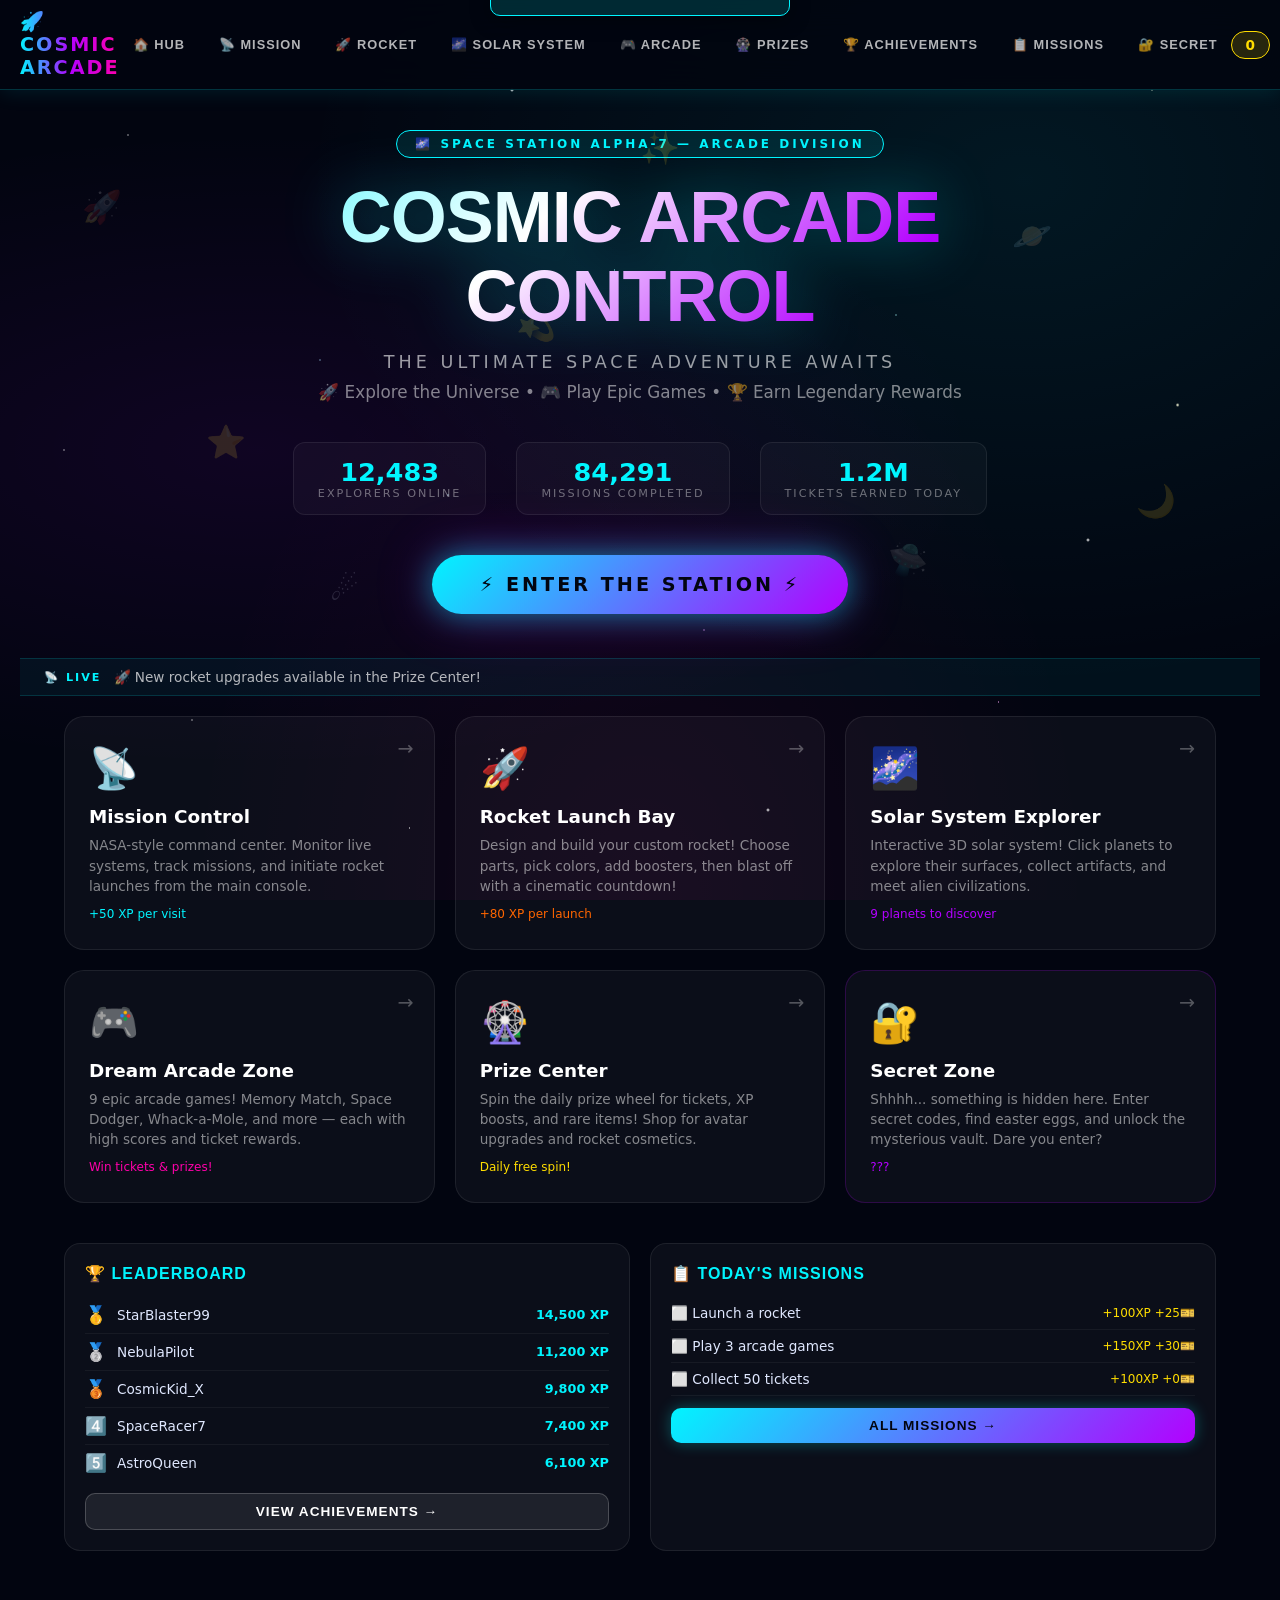
<file: index.html>
<!DOCTYPE html>
<html lang="en">
<head>
  <meta charset="UTF-8"/>
  <meta name="viewport" content="width=device-width, initial-scale=1.0"/>
  <title>🚀 Cosmic Arcade Control — Space Station Alpha-7</title>
  <link rel="stylesheet" href="css/main.css"/>
  <style>
    /* ── EXTENDED INLINE STYLES ── */
    :root {
      --neon-cyan: #00f5ff;
      --neon-purple: #b300ff;
      --neon-pink: #ff00aa;
      --neon-green: #00ff88;
      --neon-yellow: #ffdd00;
      --neon-orange: #ff6600;
      --dark-bg: #020510;
      --card-bg: rgba(255,255,255,0.05);
      --glass-border: rgba(255,255,255,0.12);
    }

    *{margin:0;padding:0;box-sizing:border-box;}
    html,body{width:100%;min-height:100%;overflow-x:hidden;}

    body {
      background: #020510;
      color: #e0e8ff;
      font-family: 'Segoe UI', system-ui, sans-serif;
      position: relative;
      min-height: 100vh;
    }

    /* STARS */
    .stars-bg {
      position: fixed; inset: 0; z-index: 0; pointer-events: none;
      background:
        radial-gradient(ellipse at 20% 50%, rgba(179,0,255,0.08) 0%, transparent 50%),
        radial-gradient(ellipse at 80% 20%, rgba(0,245,255,0.08) 0%, transparent 50%),
        radial-gradient(ellipse at 50% 100%, rgba(255,0,170,0.06) 0%, transparent 50%),
        #020510;
    }
    .stars-bg::before {
      content:'';position:absolute;inset:0;
      background-image:
        radial-gradient(1px 1px at 10% 15%, #fff 0%, transparent 100%),
        radial-gradient(1px 1px at 25% 40%, #adf 0%, transparent 100%),
        radial-gradient(2px 2px at 40% 10%, #fff 0%, transparent 100%),
        radial-gradient(1px 1px at 55% 70%, #faf 0%, transparent 100%),
        radial-gradient(1px 1px at 70% 35%, #aff 0%, transparent 100%),
        radial-gradient(2px 2px at 85% 60%, #fff 0%, transparent 100%),
        radial-gradient(1px 1px at 15% 80%, #fff 0%, transparent 100%),
        radial-gradient(1px 1px at 90% 10%, #ffd 0%, transparent 100%),
        radial-gradient(1px 1px at 35% 55%, #adf 0%, transparent 100%),
        radial-gradient(2px 2px at 60% 90%, #fff 0%, transparent 100%),
        radial-gradient(1px 1px at 5%  50%, #fff 0%, transparent 100%),
        radial-gradient(1px 1px at 78% 78%, #faf 0%, transparent 100%),
        radial-gradient(1px 1px at 48% 30%, #aff 0%, transparent 100%),
        radial-gradient(2px 2px at 92% 45%, #ffd 0%, transparent 100%),
        radial-gradient(1px 1px at 32% 92%, #fff 0%, transparent 100%);
      animation: starTwinkle 6s ease-in-out infinite alternate;
    }
    @keyframes starTwinkle{0%{opacity:.6}50%{opacity:1}100%{opacity:.7}}

    /* HUD */
    #hud {
      position: fixed; top: 0; left: 0; right: 0; z-index: 1000;
      display: flex; align-items: center; justify-content: space-between;
      padding: 10px 20px;
      background: rgba(2,5,16,0.85);
      backdrop-filter: blur(20px);
      border-bottom: 1px solid rgba(0,245,255,0.2);
      box-shadow: 0 2px 20px rgba(0,245,255,0.1);
    }
    #nav-logo {
      font-size: 1.2rem; font-weight: 900; letter-spacing: 2px; cursor: pointer;
      background: linear-gradient(90deg, var(--neon-cyan), var(--neon-purple), var(--neon-pink));
      -webkit-background-clip: text; -webkit-text-fill-color: transparent;
      text-shadow: none; user-select: none;
      animation: logoShimmer 3s ease-in-out infinite;
    }
    @keyframes logoShimmer {
      0%,100%{filter:brightness(1)}
      50%{filter:brightness(1.4)}
    }
    .hud-center { display:flex; gap:8px; align-items:center; }
    .nav-link {
      color: rgba(255,255,255,0.7); text-decoration: none; padding: 6px 12px;
      border-radius: 20px; font-size: 0.8rem; font-weight: 600; cursor: pointer;
      transition: all 0.2s; border: 1px solid transparent; white-space: nowrap;
    }
    .nav-link:hover { color: var(--neon-cyan); border-color: var(--neon-cyan); background: rgba(0,245,255,0.08); }
    .hud-right { display:flex; align-items:center; gap:12px; }
    #hud-tickets {
      background: rgba(255,221,0,0.15); border: 1px solid var(--neon-yellow);
      color: var(--neon-yellow); padding: 5px 14px; border-radius: 20px;
      font-weight: 700; font-size: 0.85rem; white-space: nowrap;
    }
    #hud-xp-wrap { display:flex; align-items:center; gap:8px; }
    #hud-rank { font-size:0.75rem; color:var(--neon-purple); font-weight:700; white-space:nowrap; }
    #hud-xp-bar-outer {
      width:120px; height:8px; background:rgba(255,255,255,0.1);
      border-radius:4px; overflow:hidden;
    }
    #hud-xp-bar-fill {
      height:100%; background: linear-gradient(90deg, var(--neon-purple), var(--neon-cyan));
      border-radius:4px; transition: width 0.5s ease;
    }
    #sound-toggle {
      background: none; border: 1px solid rgba(255,255,255,0.2); color: white;
      width:34px; height:34px; border-radius:50%; cursor:pointer; font-size:1rem;
      transition: all 0.2s;
    }
    #sound-toggle:hover { border-color:var(--neon-cyan); color:var(--neon-cyan); }
    .hamburger { display:none; background:none; border:none; color:white; font-size:1.5rem; cursor:pointer; }

    /* PAGES */
    .page { display:none; min-height:calc(100vh - 60px); padding-top:70px; position:relative; z-index:1; }
    .page.active { display:block; }

    /* ── HOME PAGE ── */
    #page-home { overflow:hidden; }
    .home-hero {
      text-align:center; padding: 60px 20px 40px;
      position:relative;
    }
    .hero-badge {
      display:inline-block; background:rgba(0,245,255,0.1); border:1px solid var(--neon-cyan);
      color:var(--neon-cyan); padding:6px 18px; border-radius:20px;
      font-size:0.75rem; letter-spacing:3px; font-weight:700; margin-bottom:20px;
      text-transform:uppercase;
    }
    .hero-title {
      font-size: clamp(2rem,6vw,4.5rem); font-weight:900; line-height:1.1;
      background: linear-gradient(135deg, var(--neon-cyan) 0%, #ffffff 40%, var(--neon-purple) 70%, var(--neon-pink) 100%);
      -webkit-background-clip: text; -webkit-text-fill-color: transparent;
      filter: drop-shadow(0 0 30px rgba(0,245,255,0.4));
      margin-bottom: 16px; letter-spacing: -1px;
    }
    .hero-subtitle {
      font-size: 1.1rem; color: rgba(255,255,255,0.6);
      letter-spacing: 4px; text-transform:uppercase; margin-bottom: 10px;
    }
    .hero-tagline {
      font-size:1.05rem; color:rgba(255,255,255,0.5); margin-bottom:40px;
    }
    .hero-stats {
      display:flex; justify-content:center; gap:30px; margin-bottom:40px; flex-wrap:wrap;
    }
    .hero-stat {
      text-align:center;
      background:rgba(255,255,255,0.03); border:1px solid rgba(255,255,255,0.08);
      padding:14px 24px; border-radius:12px;
    }
    .hero-stat-num { font-size:1.6rem; font-weight:900; color:var(--neon-cyan); }
    .hero-stat-label { font-size:0.7rem; color:rgba(255,255,255,0.4); text-transform:uppercase; letter-spacing:2px; }

    .enter-btn {
      display:inline-block; padding:18px 48px; font-size:1.2rem; font-weight:900;
      letter-spacing:3px; text-transform:uppercase; border:none; cursor:pointer;
      background: linear-gradient(135deg, var(--neon-cyan), var(--neon-purple));
      color:#020510; border-radius:50px;
      box-shadow: 0 0 30px rgba(0,245,255,0.5), 0 0 60px rgba(179,0,255,0.3);
      transition: all 0.3s; position:relative; overflow:hidden; text-decoration:none;
    }
    .enter-btn::before {
      content:''; position:absolute; inset:-2px; border-radius:50px;
      background:linear-gradient(135deg,var(--neon-cyan),var(--neon-purple),var(--neon-pink));
      z-index:-1; filter:blur(8px); opacity:0; transition:opacity 0.3s;
    }
    .enter-btn:hover { transform:scale(1.05); box-shadow:0 0 50px rgba(0,245,255,0.7), 0 0 100px rgba(179,0,255,0.4); }
    .enter-btn:hover::before { opacity:1; }

    .floating-icons {
      position:absolute; top:0; left:0; right:0; bottom:0; pointer-events:none; overflow:hidden;
    }
    .float-icon {
      position:absolute; font-size:2rem; opacity:0.15; animation:floatUp 8s ease-in-out infinite;
    }
    @keyframes floatUp {
      0%{transform:translateY(0) rotate(0deg); opacity:0.1}
      50%{opacity:0.25}
      100%{transform:translateY(-60px) rotate(15deg); opacity:0.1}
    }

    /* Feature Cards */
    .features-grid {
      display:grid; grid-template-columns:repeat(auto-fit,minmax(280px,1fr));
      gap:20px; padding:0 24px 40px; max-width:1200px; margin:0 auto;
    }
    .feature-card {
      background:rgba(255,255,255,0.04); border:1px solid rgba(255,255,255,0.08);
      border-radius:20px; padding:28px 24px; cursor:pointer; position:relative;
      overflow:hidden; transition:all 0.3s; text-align:left;
    }
    .feature-card::before {
      content:''; position:absolute; top:0; left:0; right:0; height:3px;
      background:var(--card-accent, linear-gradient(90deg,var(--neon-cyan),var(--neon-purple)));
      opacity:0; transition:opacity 0.3s;
    }
    .feature-card:hover { transform:translateY(-6px); border-color:rgba(255,255,255,0.2);
      box-shadow:0 20px 60px rgba(0,0,0,0.4), 0 0 30px var(--glow-color,rgba(0,245,255,0.15)); }
    .feature-card:hover::before { opacity:1; }
    .feature-card-icon { font-size:2.5rem; margin-bottom:14px; display:block; }
    .feature-card-title { font-size:1.15rem; font-weight:800; color:#fff; margin-bottom:8px; }
    .feature-card-desc { font-size:0.85rem; color:rgba(255,255,255,0.5); line-height:1.5; }
    .feature-card-arrow {
      position:absolute; top:20px; right:20px; color:rgba(255,255,255,0.3);
      font-size:1.2rem; transition:all 0.3s;
    }
    .feature-card:hover .feature-card-arrow { color:var(--neon-cyan); transform:translateX(4px); }

    /* Home extras */
    .home-bottom { display:grid; grid-template-columns:1fr 1fr; gap:20px; padding:0 24px 40px; max-width:1200px; margin:0 auto; }
    .home-panel {
      background:rgba(255,255,255,0.04); border:1px solid rgba(255,255,255,0.08);
      border-radius:16px; padding:20px;
    }
    .home-panel h3 { font-size:1rem; color:var(--neon-cyan); margin-bottom:14px; letter-spacing:1px; }
    .lb-row { display:flex; align-items:center; gap:10px; padding:8px 0; border-bottom:1px solid rgba(255,255,255,0.05); }
    .lb-row:last-child{border:none;}
    .lb-rank { font-size:1.1rem; }
    .lb-name { flex:1; font-size:0.85rem; }
    .lb-xp { color:var(--neon-cyan); font-size:0.8rem; font-weight:700; }
    .lb-you { background:rgba(0,245,255,0.08); border-radius:8px; padding:8px; margin:-2px -8px; }
    .home-mission { display:flex; justify-content:space-between; align-items:center; padding:8px 0; border-bottom:1px solid rgba(255,255,255,0.05); font-size:0.85rem; }
    .home-mission.completed { opacity:0.5; }
    .mission-reward { color:var(--neon-yellow); font-size:0.75rem; }
    .news-ticker-wrap {
      background:rgba(0,245,255,0.05); border-top:1px solid rgba(0,245,255,0.15);
      border-bottom:1px solid rgba(0,245,255,0.15);
      padding:10px 24px; margin:0 0 20px; display:flex; align-items:center; gap:12px;
    }
    .news-badge { color:var(--neon-cyan); font-size:0.7rem; letter-spacing:2px; white-space:nowrap; font-weight:700; }
    #news-ticker-text { font-size:0.85rem; color:rgba(255,255,255,0.7); transition:opacity 0.5s; }

    /* ── MISSION CONTROL ── */
    .mc-grid {
      display:grid; grid-template-columns:220px 1fr 220px; gap:16px;
      padding:20px; max-width:1200px; margin:0 auto;
    }
    .mc-panel {
      background:rgba(0,5,20,0.8); border:1px solid rgba(0,245,255,0.2);
      border-radius:12px; padding:16px; position:relative; overflow:hidden;
    }
    .mc-panel::before {
      content:''; position:absolute; inset:0; border-radius:12px;
      background:linear-gradient(180deg,rgba(0,245,255,0.03) 0%,transparent 100%);
      pointer-events:none;
    }
    .mc-panel-title {
      font-size:0.65rem; letter-spacing:3px; color:var(--neon-cyan);
      text-transform:uppercase; font-weight:700; margin-bottom:12px;
      padding-bottom:8px; border-bottom:1px solid rgba(0,245,255,0.2);
    }
    .blink-row { display:flex; gap:6px; flex-wrap:wrap; margin-bottom:8px; }
    .blink-dot {
      width:10px; height:10px; border-radius:50%;
      animation:blinkDot 1.5s ease-in-out infinite;
    }
    .blink-dot.green { background:var(--neon-green); }
    .blink-dot.cyan { background:var(--neon-cyan); }
    .blink-dot.yellow { background:var(--neon-yellow); }
    .blink-dot.red { background:#ff3344; animation-duration:0.7s; }
    @keyframes blinkDot{0%,100%{opacity:1}50%{opacity:0.2}}
    .status-row { display:flex; justify-content:space-between; padding:4px 0; font-size:0.75rem; border-bottom:1px solid rgba(255,255,255,0.05); }
    .status-ok { color:var(--neon-green); }
    .status-warn { color:var(--neon-yellow); }
    #mission-log {
      height:200px; overflow-y:auto; font-size:0.7rem; font-family:monospace;
      color:rgba(0,245,255,0.8); scrollbar-width:thin; scrollbar-color:var(--neon-cyan) transparent;
    }
    .log-entry { padding:3px 0; border-bottom:1px solid rgba(0,245,255,0.05); }
    .log-time { color:rgba(0,245,255,0.4); }
    .radar-wrap { position:relative; width:200px; height:200px; margin:0 auto; }
    .radar-circle {
      position:absolute; inset:0; border-radius:50%;
      border:1px solid rgba(0,245,255,0.3); background:rgba(0,245,255,0.03);
    }
    .radar-ring { position:absolute; border-radius:50%; border:1px solid rgba(0,245,255,0.15); }
    .radar-ring:nth-child(2){inset:25%;}
    .radar-ring:nth-child(3){inset:50%;}
    .radar-sweep {
      position:absolute; inset:0; border-radius:50%;
      background:conic-gradient(from 0deg, transparent 0deg, rgba(0,245,255,0.4) 20deg, transparent 21deg);
      animation:radarSpin 3s linear infinite;
    }
    @keyframes radarSpin{from{transform:rotate(0)}to{transform:rotate(360deg)}}
    .radar-blip {
      position:absolute; width:6px; height:6px; border-radius:50%;
      background:var(--neon-green); box-shadow:0 0 6px var(--neon-green);
      animation:blinkDot 2s ease-in-out infinite;
    }
    .mc-center-panel { display:flex; flex-direction:column; gap:16px; }
    .mc-countdown {
      text-align:center; padding:20px; background:rgba(0,0,0,0.3);
      border:1px solid rgba(0,245,255,0.3); border-radius:12px;
    }
    .mc-countdown-label { font-size:0.7rem; letter-spacing:3px; color:var(--neon-cyan); margin-bottom:8px; }
    #launch-countdown { font-size:2.5rem; font-weight:900; color:var(--neon-green); font-family:monospace; letter-spacing:4px; }
    #mission-alert-panel {
      background:rgba(255,50,50,0.1); border:1px solid rgba(255,50,50,0.3);
      padding:10px 16px; border-radius:8px; font-size:0.85rem; min-height:40px;
      transition:all 0.3s;
    }
    #mission-alert-panel.flashing { background:rgba(255,50,50,0.3); border-color:#ff3344; animation:alertFlash 0.5s ease 3; }
    @keyframes alertFlash{0%,100%{opacity:1}50%{opacity:0.3}}
    .mc-missions { display:grid; grid-template-columns:repeat(3,1fr); gap:12px; }
    .mc-mission-card {
      background:rgba(0,0,0,0.3); border:1px solid rgba(255,255,255,0.08);
      border-radius:10px; padding:14px; text-align:center;
    }
    .mc-mission-icon { font-size:1.5rem; margin-bottom:8px; }
    .mc-mission-name { font-size:0.8rem; font-weight:700; margin-bottom:6px; }
    .mc-mission-prog { height:4px; background:rgba(255,255,255,0.1); border-radius:2px; overflow:hidden; }
    .mc-mission-prog-fill { height:100%; background:var(--neon-cyan); border-radius:2px; }
    #mc-launch-btn {
      padding:16px 32px; font-size:1rem; font-weight:900; letter-spacing:2px;
      background:linear-gradient(135deg,#ff3344,#ff6600); color:#fff; border:none;
      border-radius:12px; cursor:pointer; text-transform:uppercase;
      box-shadow:0 0 20px rgba(255,50,50,0.4); transition:all 0.3s; margin-top:8px;
    }
    #mc-launch-btn:hover{transform:scale(1.03);box-shadow:0 0 40px rgba(255,50,50,0.6);}

    /* ── ROCKET LAUNCH ── */
    .rocket-page {
      display:grid; grid-template-columns:280px 1fr 280px; gap:20px;
      padding:20px; max-width:1200px; margin:0 auto;
    }
    .builder-panel {
      background:rgba(255,255,255,0.03); border:1px solid rgba(255,255,255,0.08);
      border-radius:16px; padding:20px;
    }
    .builder-panel h3 {
      font-size:0.7rem; letter-spacing:3px; text-transform:uppercase;
      color:var(--neon-cyan); margin-bottom:14px; padding-bottom:8px;
      border-bottom:1px solid rgba(0,245,255,0.2);
    }
    .part-options { display:flex; flex-direction:column; gap:8px; }
    .rocket-part-option {
      padding:10px 14px; border-radius:10px; border:1px solid rgba(255,255,255,0.1);
      background:rgba(255,255,255,0.03); cursor:pointer; font-size:0.85rem;
      transition:all 0.2s; display:flex; align-items:center; gap:10px; color:rgba(255,255,255,0.7);
    }
    .rocket-part-option:hover,.rocket-part-option.selected {
      border-color:var(--neon-cyan); background:rgba(0,245,255,0.1); color:#fff;
    }
    .rocket-part-option.selected { box-shadow:0 0 10px rgba(0,245,255,0.3); }
    .color-row { display:flex; gap:8px; flex-wrap:wrap; margin-top:8px; }
    .color-swatch {
      width:32px; height:32px; border-radius:50%; cursor:pointer; border:3px solid transparent;
      transition:all 0.2s; box-shadow:0 0 8px rgba(0,0,0,0.5);
    }
    .color-swatch:hover,.color-swatch.selected { border-color:#fff; transform:scale(1.2); }
    .rocket-preview-center {
      display:flex; flex-direction:column; align-items:center; gap:20px;
    }
    .rocket-svg-wrap {
      background:rgba(0,0,20,0.5); border:1px solid rgba(255,255,255,0.1);
      border-radius:20px; padding:20px; display:flex; justify-content:center;
      align-items:center; min-height:220px; position:relative; overflow:hidden;
    }
    #rocket-preview-svg { width:120px; height:160px; filter:drop-shadow(0 0 20px rgba(0,245,255,0.5)); }
    @keyframes rocketFly {
      0%{transform:translateY(0) scale(1);opacity:1}
      50%{transform:translateY(-150px) scale(0.8);opacity:0.7}
      100%{transform:translateY(-400px) scale(0.3);opacity:0}
    }
    .rocket-stats { width:100%; }
    .stat-row { display:flex; align-items:center; gap:10px; margin-bottom:8px; }
    .stat-label { font-size:0.75rem; width:70px; color:rgba(255,255,255,0.5); }
    .stat-bar { flex:1; height:8px; background:rgba(255,255,255,0.1); border-radius:4px; overflow:hidden; }
    .stat-bar-fill { height:100%; border-radius:4px; background:linear-gradient(90deg,var(--neon-cyan),var(--neon-purple)); transition:width 0.5s ease; }
    #launch-display-countdown {
      position:absolute; inset:0; background:rgba(2,5,16,0.95);
      display:flex; flex-direction:column; align-items:center; justify-content:center;
      border-radius:20px; z-index:10;
    }
    #countdown-number {
      font-size:6rem; font-weight:900; color:var(--neon-cyan);
      font-family:monospace; animation:countPulse 1s ease-in-out;
    }
    @keyframes countPulse{0%{transform:scale(1.5);opacity:0}100%{transform:scale(1);opacity:1}}
    #countdown-label { font-size:0.9rem; letter-spacing:4px; color:rgba(255,255,255,0.7); text-transform:uppercase; margin-top:10px; }
    #launch-result { margin-top:16px; border-radius:16px; overflow:hidden; }
    .result-success,.result-failure {
      padding:24px; text-align:center; border-radius:16px;
    }
    .result-success{background:rgba(0,255,136,0.1);border:1px solid var(--neon-green);}
    .result-failure{background:rgba(255,50,50,0.1);border:1px solid #ff3344;}
    .result-icon{font-size:3rem;margin-bottom:10px;}
    .result-rewards{display:flex;gap:12px;justify-content:center;margin-top:12px;}
    .result-rewards span{background:rgba(255,255,255,0.1);padding:6px 14px;border-radius:20px;font-size:0.85rem;font-weight:700;}
    #launch-btn {
      padding:16px 40px; font-size:1.1rem; font-weight:900; letter-spacing:2px;
      background:linear-gradient(135deg,var(--neon-cyan),var(--neon-purple));
      color:#020510; border:none; border-radius:50px; cursor:pointer;
      text-transform:uppercase; box-shadow:0 0 30px rgba(0,245,255,0.4); transition:all 0.3s; width:100%;
    }
    #launch-btn:hover:not(:disabled){transform:scale(1.03);box-shadow:0 0 50px rgba(0,245,255,0.6);}
    #launch-btn:disabled{opacity:0.5;cursor:not-allowed;}

    /* ── SOLAR SYSTEM ── */
    #page-solar { overflow:hidden; }
    .solar-header { text-align:center; padding:20px; }
    .solar-header h1 { font-size:2rem; font-weight:900; margin-bottom:8px;
      background:linear-gradient(90deg,var(--neon-cyan),var(--neon-purple));
      -webkit-background-clip:text;-webkit-text-fill-color:transparent; }
    #solar-display {
      position:relative; width:100%; height:calc(100vh - 200px);
      overflow:hidden; display:flex; align-items:center; justify-content:center;
    }
    .solar-system-wrapper { position:relative; width:1700px; height:1700px; flex-shrink:0; transform:scale(0.52); transform-origin:center center; }
    .solar-center { position:absolute; top:50%; left:50%; transform:translate(-50%,-50%); z-index:10; }
    #sun-click-target {
      font-size:4rem; cursor:pointer; display:block;
      filter:drop-shadow(0 0 30px #ffaa00) drop-shadow(0 0 60px #ff6600);
      transition:transform 0.3s; animation:sunPulse 3s ease-in-out infinite;
    }
    @keyframes sunPulse{0%,100%{filter:drop-shadow(0 0 30px #ffaa00) drop-shadow(0 0 60px #ff6600)}50%{filter:drop-shadow(0 0 50px #ffcc00) drop-shadow(0 0 100px #ff8800)}}
    .sun-glow {
      position:absolute; top:50%; left:50%; transform:translate(-50%,-50%);
      width:120px; height:120px; border-radius:50%;
      background:radial-gradient(circle,rgba(255,200,0,0.3) 0%,transparent 70%);
      pointer-events:none;
    }
    .planet-orbit {
      position:absolute; top:50%; left:50%;
      transform:translate(-50%,-50%);
      border-radius:50%; border:1px solid rgba(255,255,255,0.06);
      animation:orbitSpin linear infinite;
    }
    @keyframes orbitSpin{from{transform:translate(-50%,-50%) rotate(0)}to{transform:translate(-50%,-50%) rotate(360deg)}}
    .planet-dot {
      position:absolute; border-radius:50%; cursor:pointer;
      transition:box-shadow 0.3s;
      animation:planetCounter linear infinite;
    }
    @keyframes planetCounter{from{transform:rotate(0)}to{transform:rotate(-360deg)}}
    .planet-dot:hover { transform:rotate(0) scale(1.4) !important; z-index:100; }
    .planet-dot.has-rings::after {
      content:''; position:absolute; top:50%; left:50%;
      width:180%; height:40%; border-radius:50%;
      border:2px solid rgba(228,209,145,0.6); border-top:none; border-bottom:none;
      transform:translate(-50%,-50%);
      pointer-events:none;
    }
    .planet-label {
      position:absolute; bottom:-22px; left:50%; transform:translateX(-50%);
      font-size:10px; color:rgba(255,255,255,0.7); white-space:nowrap; pointer-events:none;
      font-weight:600; letter-spacing:1px; text-transform:uppercase;
    }
    .planet-dot.visited .planet-label::after { content:'✓'; color:var(--neon-green); margin-left:3px; }
    .planet-info-panel {
      position:fixed; right:0; top:60px; bottom:0; width:320px; z-index:500;
      background:rgba(2,5,16,0.95); backdrop-filter:blur(20px);
      border-left:1px solid rgba(0,245,255,0.2); padding:24px; overflow-y:auto;
      transform:translateX(0); transition:transform 0.3s;
    }
    .planet-info-panel.hidden { transform:translateX(100%); }
    @keyframes slideInRight{from{transform:translateX(100%)}to{transform:translateX(0)}}
    .panel-close-btn {
      position:absolute; top:16px; right:16px; background:none; border:1px solid rgba(255,255,255,0.2);
      color:white; width:30px; height:30px; border-radius:50%; cursor:pointer; font-size:0.9rem;
    }
    .planet-info-header { text-align:center; margin-bottom:16px; }
    .planet-desc { font-size:0.85rem; color:rgba(255,255,255,0.7); line-height:1.6; margin-bottom:16px; }
    .fun-facts h4 { color:var(--neon-cyan); font-size:0.8rem; margin-bottom:8px; }
    .fun-facts ul { list-style:none; }
    .fun-facts li { font-size:0.8rem; padding:4px 0; color:rgba(255,255,255,0.6); }
    .fun-facts li::before { content:'▸ '; color:var(--neon-purple); }
    .badge { padding:3px 10px; border-radius:12px; font-size:0.7rem; font-weight:700; }
    .badge-green { background:rgba(0,255,136,0.2); color:var(--neon-green); border:1px solid var(--neon-green); }
    .badge-blue { background:rgba(0,245,255,0.1); color:var(--neon-cyan); border:1px solid var(--neon-cyan); }

    /* ── PLANET WORLD ── */
    #page-planet { background:#020510; transition:background 0.5s; }
    .planet-world-header { display:flex; align-items:center; gap:16px; padding:20px 24px 10px; }
    .planet-world-title { font-size:1.8rem; flex:1; text-align:center; }
    .planet-world-grid { display:grid; grid-template-columns:1fr 1.4fr 1fr; gap:16px; padding:0 20px 30px; }
    .glass-panel {
      background:rgba(255,255,255,0.04); border:1px solid rgba(255,255,255,0.1);
      border-radius:16px; padding:20px; margin-bottom:16px;
    }
    .glass-panel h3 { color:var(--neon-cyan); font-size:0.85rem; letter-spacing:2px; text-transform:uppercase; margin-bottom:12px; }
    .planet-mission { display:flex; align-items:center; gap:8px; padding:8px 0; border-bottom:1px solid rgba(255,255,255,0.05); font-size:0.85rem; }
    .planet-mission-icon { font-size:1.1rem; }
    .planet-mission span:nth-child(2) { flex:1; }
    .artifacts-grid { display:grid; grid-template-columns:repeat(3,1fr); gap:8px; }
    .artifact-slot {
      background:rgba(255,255,255,0.05); border:1px solid rgba(255,255,255,0.1);
      border-radius:10px; padding:10px; text-align:center; cursor:pointer; transition:all 0.2s;
    }
    .artifact-slot:hover:not(.collected) { border-color:var(--neon-yellow); background:rgba(255,221,0,0.1); transform:scale(1.05); }
    .artifact-slot.collected { border-color:var(--neon-green); background:rgba(0,255,136,0.05); cursor:default; }
    .artifact-icon { font-size:1.5rem; margin-bottom:4px; }
    .artifact-name { font-size:0.7rem; color:rgba(255,255,255,0.7); }
    .artifact-reward { font-size:0.7rem; color:var(--neon-yellow); margin-top:2px; }
    .planet-surface { position:relative; }
    .fun-facts-ticker {
      background:rgba(0,245,255,0.08); border:1px solid rgba(0,245,255,0.2);
      padding:10px 14px; border-radius:8px; font-size:0.8rem; color:rgba(255,255,255,0.7);
      margin-top:16px; min-height:50px; transition:opacity 0.5s;
    }
    .alien-encounter { text-align:center; padding:10px 0; }
    .alien-avatar { font-size:3rem; margin-bottom:8px; }
    .alien-name { font-weight:700; color:var(--neon-green); margin-bottom:6px; }
    .alien-dialogue { font-size:0.85rem; color:rgba(255,255,255,0.7); margin-bottom:12px; font-style:italic; }
    .fun-fact { font-size:0.8rem; color:rgba(255,255,255,0.6); padding:4px 0; line-height:1.5; }

    /* ── ARCADE ── */
    .arcade-header { text-align:center; padding:20px; }
    .arcade-header h1 { font-size:2.2rem; font-weight:900; color:var(--neon-pink); text-shadow:0 0 30px rgba(255,0,170,0.5); margin-bottom:6px; }
    .arcade-ticker-row { display:flex; justify-content:center; gap:20px; margin-bottom:20px; }
    .arcade-stat-badge {
      background:rgba(255,0,170,0.1); border:1px solid rgba(255,0,170,0.3);
      padding:6px 16px; border-radius:20px; font-size:0.8rem; color:var(--neon-pink);
    }
    .arcade-machines-grid { display:grid; grid-template-columns:repeat(3,1fr); gap:16px; padding:0 20px 30px; max-width:900px; margin:0 auto; }
    .arcade-machine {
      background:rgba(0,0,0,0.4); border:1px solid rgba(255,0,170,0.2);
      border-radius:16px; overflow:hidden; position:relative; transition:all 0.3s;
    }
    .arcade-machine:hover { transform:translateY(-4px); border-color:var(--neon-pink); box-shadow:0 0 30px rgba(255,0,170,0.3); }
    .arcade-screen {
      height:120px; position:relative; overflow:hidden; display:flex; align-items:center; justify-content:center;
      background:rgba(0,0,20,0.8);
    }
    .arcade-screen::before {
      content:''; position:absolute; inset:0;
      background:repeating-linear-gradient(0deg,rgba(0,0,0,0.3) 0px,rgba(0,0,0,0.3) 1px,transparent 1px,transparent 4px);
      pointer-events:none; z-index:1;
    }
    .arcade-screen-emoji { font-size:3rem; z-index:2; animation:screenGlow 2s ease-in-out infinite; }
    @keyframes screenGlow{0%,100%{filter:drop-shadow(0 0 10px currentColor)}50%{filter:drop-shadow(0 0 25px currentColor)}}
    .arcade-machine-info { padding:12px 14px; }
    .arcade-machine-name { font-weight:800; font-size:0.9rem; color:#fff; margin-bottom:4px; }
    .arcade-machine-desc { font-size:0.75rem; color:rgba(255,255,255,0.5); margin-bottom:8px; }
    .arcade-machine-meta { display:flex; justify-content:space-between; align-items:center; }
    .arcade-difficulty { font-size:0.7rem; color:var(--neon-yellow); }
    .arcade-high-score { font-size:0.7rem; color:rgba(255,255,255,0.4); }
    .arcade-play-btn {
      width:100%; padding:10px; background:linear-gradient(135deg,var(--neon-pink),var(--neon-purple));
      color:#fff; border:none; border-radius:0 0 16px 16px; cursor:pointer;
      font-weight:700; font-size:0.85rem; letter-spacing:1px; transition:all 0.2s;
    }
    .arcade-play-btn:hover { filter:brightness(1.2); }

    /* ── GAMEPLAY ── */
    .gameplay-wrap { padding:20px; max-width:900px; margin:0 auto; }
    .gameplay-header { display:flex; align-items:center; gap:16px; margin-bottom:20px; }
    #game-title { flex:1; font-size:1.5rem; font-weight:900; text-align:center; color:var(--neon-cyan); }
    #exit-game-btn {
      padding:8px 16px; background:rgba(255,0,0,0.2); border:1px solid #ff3344;
      color:#ff3344; border-radius:8px; cursor:pointer; font-weight:700;
    }
    #game-area { background:rgba(0,0,20,0.8); border:1px solid rgba(255,255,255,0.1); border-radius:16px; min-height:400px; overflow:hidden; }

    /* ── AVATAR ── */
    .avatar-page { display:grid; grid-template-columns:280px 1fr; gap:20px; padding:20px; max-width:1000px; margin:0 auto; }
    .avatar-preview-panel { background:rgba(255,255,255,0.04); border:1px solid rgba(255,255,255,0.08); border-radius:20px; padding:30px; text-align:center; }
    #avatar-preview { font-size:5rem; margin-bottom:10px; display:flex; flex-direction:column; align-items:center; }
    .avatar-big { line-height:1; }
    .avatar-fx { font-size:2rem; animation:fxFloat 2s ease-in-out infinite; }
    @keyframes fxFloat{0%,100%{transform:translateY(0)}50%{transform:translateY(-8px)}}
    .avatar-player-name { font-weight:700; color:var(--neon-cyan); margin-top:10px; }
    .avatar-rank-badge { background:rgba(179,0,255,0.2); border:1px solid var(--neon-purple); color:var(--neon-purple); padding:4px 12px; border-radius:12px; font-size:0.75rem; margin-top:6px; display:inline-block; }
    .avatar-tabs { display:flex; gap:8px; flex-wrap:wrap; margin-bottom:14px; }
    .avatar-tab {
      padding:6px 14px; border-radius:20px; border:1px solid rgba(255,255,255,0.1);
      background:transparent; color:rgba(255,255,255,0.6); cursor:pointer; font-size:0.8rem; transition:all 0.2s;
    }
    .avatar-tab.active { background:rgba(0,245,255,0.15); border-color:var(--neon-cyan); color:var(--neon-cyan); }
    #avatar-items-grid { display:grid; grid-template-columns:repeat(4,1fr); gap:10px; }
    .avatar-item {
      background:rgba(255,255,255,0.04); border:1px solid rgba(255,255,255,0.08);
      border-radius:12px; padding:12px 8px; text-align:center; cursor:pointer; transition:all 0.2s; position:relative;
    }
    .avatar-item:hover { border-color:var(--neon-cyan); background:rgba(0,245,255,0.08); }
    .avatar-item.equipped { border-color:var(--neon-green); background:rgba(0,255,136,0.08); }
    .avatar-item.locked { opacity:0.6; }
    .avatar-item-icon { font-size:1.8rem; margin-bottom:4px; }
    .avatar-item-name { font-size:0.7rem; color:rgba(255,255,255,0.7); }
    .avatar-item-cost { font-size:0.7rem; color:var(--neon-yellow); margin-top:2px; }
    .equipped-badge { position:absolute; top:4px; right:4px; background:var(--neon-green); color:#000; font-size:0.55rem; padding:2px 5px; border-radius:8px; font-weight:700; }

    /* ── PRIZES ── */
    .prizes-page { padding:20px; max-width:1100px; margin:0 auto; }
    .prizes-grid { display:grid; grid-template-columns:1fr 1fr; gap:24px; }
    .prize-wheel-wrap { text-align:center; }
    .prize-wheel-container { position:relative; display:inline-block; margin-bottom:16px; }
    #prize-wheel-canvas { border-radius:50%; box-shadow:0 0 40px rgba(179,0,255,0.4), 0 0 80px rgba(0,245,255,0.2); }
    .wheel-pointer {
      position:absolute; top:-12px; left:50%; transform:translateX(-50%);
      width:0; height:0; border-left:12px solid transparent;
      border-right:12px solid transparent; border-top:24px solid var(--neon-cyan);
      filter:drop-shadow(0 0 6px var(--neon-cyan)); z-index:10;
    }
    #spin-result-display {
      margin:16px 0; padding:16px; background:rgba(255,255,255,0.05);
      border:1px solid rgba(255,255,255,0.1); border-radius:12px; text-align:center;
    }
    .spin-result-icon { font-size:2.5rem; margin-bottom:6px; }
    .spin-result-label { font-weight:700; color:var(--neon-yellow); font-size:1.1rem; }
    #spin-wheel-btn {
      padding:14px 36px; font-size:1rem; font-weight:900; letter-spacing:2px;
      background:linear-gradient(135deg,var(--neon-purple),var(--neon-pink));
      color:#fff; border:none; border-radius:50px; cursor:pointer; text-transform:uppercase;
      box-shadow:0 0 25px rgba(179,0,255,0.4); transition:all 0.3s;
    }
    #spin-wheel-btn:hover:not(:disabled){transform:scale(1.05);box-shadow:0 0 40px rgba(179,0,255,0.6);}
    #spin-wheel-btn:disabled{opacity:0.4;cursor:not-allowed;}
    #spin-status { font-size:0.8rem; color:rgba(255,255,255,0.5); margin-top:8px; }
    .prize-shop-panel h3 { color:var(--neon-yellow); font-size:1rem; font-weight:800; margin-bottom:16px; }
    #prize-shop-grid { display:grid; grid-template-columns:repeat(2,1fr); gap:12px; }
    .shop-item {
      background:rgba(255,255,255,0.04); border:1px solid rgba(255,255,255,0.08);
      border-radius:12px; padding:14px; text-align:center; transition:all 0.2s;
    }
    .shop-item:hover { border-color:rgba(255,255,255,0.2); }
    .shop-item.owned { border-color:var(--neon-green); background:rgba(0,255,136,0.05); }
    .shop-item-icon { font-size:1.8rem; margin-bottom:6px; }
    .shop-item-name { font-size:0.8rem; font-weight:700; margin-bottom:4px; }
    .shop-item-rarity { font-size:0.65rem; letter-spacing:1px; text-transform:uppercase; margin-bottom:8px; }
    .rarity-common{color:#aaa;}
    .rarity-uncommon{color:var(--neon-green);}
    .rarity-rare{color:var(--neon-cyan);}
    .rarity-epic{color:var(--neon-purple);}
    .rarity-legendary{color:var(--neon-yellow);}
    .shop-owned-badge{color:var(--neon-green);font-size:0.8rem;font-weight:700;}
    .btn-small { padding:5px 12px; font-size:0.75rem; border-radius:8px; }

    /* ── ACHIEVEMENTS ── */
    .achievements-page { padding:20px; max-width:1100px; margin:0 auto; }
    #ach-total { color:var(--neon-cyan); font-weight:700; margin-bottom:20px; font-size:0.9rem; }
    #achievements-grid { display:grid; grid-template-columns:repeat(auto-fill,minmax(160px,1fr)); gap:14px; }
    .achievement-badge {
      background:rgba(255,255,255,0.04); border:1px solid rgba(255,255,255,0.08);
      border-radius:14px; padding:18px 12px; text-align:center; transition:all 0.3s;
    }
    .achievement-badge.unlocked {
      border-color:var(--neon-yellow); background:rgba(255,221,0,0.06);
      box-shadow:0 0 15px rgba(255,221,0,0.15);
    }
    .achievement-badge.locked { filter:grayscale(0.6); }
    .ach-icon { font-size:2rem; margin-bottom:8px; }
    .ach-name { font-size:0.8rem; font-weight:700; color:#fff; margin-bottom:4px; }
    .ach-desc { font-size:0.7rem; color:rgba(255,255,255,0.5); }
    .ach-rewards { font-size:0.7rem; color:var(--neon-yellow); margin-top:6px; }

    /* ── MISSIONS ── */
    .missions-page { padding:20px; max-width:800px; margin:0 auto; }
    .streak-banner {
      background:linear-gradient(135deg,rgba(255,102,0,0.2),rgba(255,0,170,0.1));
      border:1px solid rgba(255,102,0,0.4); border-radius:16px; padding:20px;
      display:flex; align-items:center; gap:20px; margin-bottom:24px;
    }
    .streak-fire { font-size:3rem; animation:fireAnim 0.8s ease-in-out infinite alternate; }
    @keyframes fireAnim{0%{transform:scale(1) rotate(-5deg)}100%{transform:scale(1.1) rotate(5deg)}}
    .streak-info h3 { font-size:1.1rem; font-weight:800; color:var(--neon-orange); }
    #streak-count { font-size:2rem; font-weight:900; color:#fff; }
    .missions-title { font-size:1.2rem; font-weight:800; color:var(--neon-cyan); margin-bottom:16px; display:flex; align-items:center; justify-content:space-between; }
    #missions-list { display:flex; flex-direction:column; gap:12px; }
    .mission-card {
      background:rgba(255,255,255,0.04); border:1px solid rgba(255,255,255,0.08);
      border-radius:14px; padding:18px; display:flex; align-items:center; gap:16px; transition:all 0.3s;
    }
    .mission-card.mission-complete { border-color:var(--neon-green); background:rgba(0,255,136,0.06); }
    .mission-info { flex:1; }
    .mission-desc { font-size:0.9rem; font-weight:600; margin-bottom:4px; }
    .mission-rewards { font-size:0.75rem; color:var(--neon-yellow); margin-bottom:8px; }
    .mission-progress-bar { height:6px; background:rgba(255,255,255,0.1); border-radius:3px; overflow:hidden; margin-bottom:4px; }
    .mission-progress-fill { height:100%; background:linear-gradient(90deg,var(--neon-cyan),var(--neon-purple)); border-radius:3px; transition:width 0.5s; }
    .mission-progress-text { font-size:0.7rem; color:rgba(255,255,255,0.4); }
    .claimed-badge { color:var(--neon-green); font-weight:700; font-size:0.85rem; white-space:nowrap; }

    /* ── SECRET ZONE ── */
    #page-secret {
      background:radial-gradient(ellipse at center,#0d001a 0%,#020510 70%);
      min-height:100vh;
    }
    .secret-zone-content { padding:40px 24px; max-width:900px; margin:0 auto; text-align:center; }
    .secret-title {
      font-size:2.5rem; font-weight:900; margin-bottom:10px;
      background:linear-gradient(90deg,var(--neon-purple),var(--neon-pink));
      -webkit-background-clip:text;-webkit-text-fill-color:transparent;
    }
    .secret-subtitle { color:rgba(255,255,255,0.4); margin-bottom:40px; }
    .secret-code-section { margin-bottom:40px; }
    .secret-code-section h3 { color:var(--neon-purple); margin-bottom:12px; }
    .code-input-row { display:flex; gap:10px; justify-content:center; max-width:400px; margin:0 auto; }
    #secret-code-input {
      flex:1; padding:12px 16px; background:rgba(255,255,255,0.05);
      border:1px solid rgba(179,0,255,0.4); border-radius:10px; color:#fff;
      font-size:1rem; letter-spacing:3px; text-transform:uppercase; text-align:center;
    }
    #secret-code-input:focus{outline:none;border-color:var(--neon-purple);box-shadow:0 0 15px rgba(179,0,255,0.3);}
    #secret-code-btn {
      padding:12px 20px; background:linear-gradient(135deg,var(--neon-purple),var(--neon-pink));
      color:#fff; border:none; border-radius:10px; cursor:pointer; font-weight:700;
    }
    .code-hints { font-size:0.75rem; color:rgba(255,255,255,0.3); margin-top:8px; }
    .easter-eggs-grid { display:grid; grid-template-columns:repeat(3,1fr); gap:16px; margin:30px 0; }
    .easter-egg-btn {
      background:rgba(255,255,255,0.04); border:1px solid rgba(179,0,255,0.2);
      border-radius:14px; padding:20px; cursor:pointer; transition:all 0.3s; color:white;
    }
    .easter-egg-btn:hover { border-color:var(--neon-purple); background:rgba(179,0,255,0.1); transform:scale(1.05); }
    .egg-icon { font-size:2rem; margin-bottom:8px; }
    .egg-label { font-size:0.8rem; color:rgba(255,255,255,0.6); }
    .vault-section { margin-top:30px; }
    #vault-door {
      width:160px; height:160px; background:radial-gradient(circle,#1a0033,#0d001a);
      border:4px solid var(--neon-purple); border-radius:16px; margin:0 auto 16px;
      display:flex; align-items:center; justify-content:center; font-size:5rem;
      cursor:pointer; transition:all 0.5s; box-shadow:0 0 30px rgba(179,0,255,0.3);
    }
    #vault-door.open { transform:rotateY(90deg); background:radial-gradient(circle,#002200,#001100); border-color:var(--neon-green); box-shadow:0 0 50px rgba(0,255,136,0.4); }

    /* ── BUTTONS ── */
    .btn {
      padding:10px 20px; border-radius:10px; border:none; cursor:pointer;
      font-weight:700; font-size:0.85rem; transition:all 0.2s; letter-spacing:1px; text-transform:uppercase;
    }
    .btn-primary {
      background:linear-gradient(135deg,var(--neon-cyan),var(--neon-purple));
      color:#020510; box-shadow:0 0 15px rgba(0,245,255,0.3);
    }
    .btn-primary:hover:not(:disabled){transform:scale(1.04);box-shadow:0 0 25px rgba(0,245,255,0.5);}
    .btn-secondary {
      background:rgba(255,255,255,0.08); border:1px solid rgba(255,255,255,0.2); color:#fff;
    }
    .btn-secondary:hover{background:rgba(255,255,255,0.14);border-color:rgba(255,255,255,0.4);}
    .btn:disabled{opacity:0.5;cursor:not-allowed;}

    /* ── NOTIFICATIONS ── */
    #achievement-notif {
      position:fixed; top:80px; right:-400px; z-index:9000; width:340px;
      background:rgba(2,5,16,0.97); border:1px solid var(--neon-yellow);
      border-radius:16px; padding:16px 20px; transition:right 0.4s cubic-bezier(0.34,1.56,0.64,1);
      box-shadow:0 0 30px rgba(255,221,0,0.3);
    }
    #achievement-notif.visible { right:16px; }
    .ach-notif-inner { display:flex; align-items:center; gap:12px; }
    .ach-notif-icon { font-size:2.2rem; }
    .ach-notif-badge { font-size:0.6rem; color:var(--neon-yellow); letter-spacing:2px; text-transform:uppercase; font-weight:700; }
    .ach-notif-name { font-size:0.95rem; font-weight:800; color:#fff; }
    .ach-notif-desc { font-size:0.75rem; color:rgba(255,255,255,0.6); }
    #alert-banner {
      position:fixed; top:70px; left:50%; transform:translateX(-50%) translateY(-80px);
      z-index:8000; min-width:300px; max-width:500px; padding:12px 20px;
      border-radius:10px; font-weight:600; font-size:0.9rem; text-align:center;
      transition:transform 0.4s cubic-bezier(0.34,1.56,0.64,1);
      box-shadow:0 4px 20px rgba(0,0,0,0.4); pointer-events:none;
    }
    #alert-banner.visible { transform:translateX(-50%) translateY(0); }
    #alert-banner.info { background:rgba(0,245,255,0.15); border:1px solid var(--neon-cyan); color:var(--neon-cyan); }
    #alert-banner.success { background:rgba(0,255,136,0.15); border:1px solid var(--neon-green); color:var(--neon-green); }
    #alert-banner.error { background:rgba(255,50,50,0.15); border:1px solid #ff3344; color:#ff5566; }
    #alert-banner.epic { background:rgba(179,0,255,0.2); border:1px solid var(--neon-purple); color:var(--neon-purple); }
    .earned-popup {
      position:fixed; z-index:7000; font-weight:900; font-size:1.1rem;
      pointer-events:none; animation:earnedFloat 1.5s ease-out forwards;
    }
    @keyframes earnedFloat {
      0%{opacity:1;transform:translateY(0) scale(1)}
      100%{opacity:0;transform:translateY(-80px) scale(1.3)}
    }

    /* ── MODALS ── */
    .modal-overlay {
      display:none; position:fixed; inset:0; z-index:10000;
      background:rgba(0,0,0,0.7); backdrop-filter:blur(8px);
      align-items:center; justify-content:center;
    }
    .modal-overlay.active { display:flex; }
    .modal-box {
      background:#050d2a; border:1px solid rgba(255,255,255,0.15);
      border-radius:24px; padding:36px; max-width:440px; width:90%;
      text-align:center; animation:popIn 0.4s cubic-bezier(0.34,1.56,0.64,1);
    }
    @keyframes popIn{0%{transform:scale(0.7);opacity:0}100%{transform:scale(1);opacity:1}}
    .modal-box h2 { font-size:1.6rem; font-weight:900; margin-bottom:12px; }
    .modal-box p { color:rgba(255,255,255,0.6); font-size:0.9rem; margin-bottom:20px; }
    #player-name-input {
      width:100%; padding:14px; background:rgba(255,255,255,0.08);
      border:1px solid rgba(0,245,255,0.3); border-radius:10px; color:#fff;
      font-size:1.1rem; text-align:center; margin-bottom:16px; letter-spacing:2px;
    }
    #player-name-input:focus{outline:none;border-color:var(--neon-cyan);}
    .rank-up-icon { font-size:4rem; margin-bottom:10px; animation:rankSpin 1s ease-out; }
    @keyframes rankSpin{0%{transform:rotate(-180deg) scale(0)}100%{transform:rotate(0) scale(1)}}

    /* ── CONFETTI ── */
    .confetti-piece {
      position:fixed; z-index:9999; pointer-events:none;
      animation:confettiFall 2s ease-in forwards;
    }
    @keyframes confettiFall {
      0%{transform:translateY(-10px) rotate(0deg);opacity:1}
      100%{transform:translateY(100vh) rotate(720deg);opacity:0}
    }

    /* ── IDLE ALIEN ── */
    .idle-alien {
      position:fixed; bottom:-150px; right:30px; z-index:8500;
      background:rgba(2,5,16,0.95); border:1px solid var(--neon-green);
      border-radius:16px; padding:16px 20px; text-align:center; transition:bottom 0.5s cubic-bezier(0.34,1.56,0.64,1);
      box-shadow:0 0 20px rgba(0,255,136,0.3);
    }
    .idle-alien.visible { bottom:20px; }
    .alien-wave { font-size:2.5rem; animation:wave 0.8s ease-in-out infinite alternate; }
    @keyframes wave{0%{transform:rotate(-20deg)}100%{transform:rotate(20deg)}}
    .alien-speech { font-size:0.8rem; color:rgba(255,255,255,0.8); margin-top:6px; }
    .alien-speech button { display:block; width:100%; margin-top:8px; padding:6px 12px; background:var(--neon-green); color:#020510; border:none; border-radius:8px; cursor:pointer; font-weight:700; }

    /* ── PAGE HEADERS ── */
    .page-header { text-align:center; padding:24px 20px 10px; }
    .page-header h1 {
      font-size:2.2rem; font-weight:900; margin-bottom:8px;
      background:linear-gradient(90deg,var(--neon-cyan),var(--neon-purple));
      -webkit-background-clip:text;-webkit-text-fill-color:transparent;
    }
    .page-header p { color:rgba(255,255,255,0.5); font-size:0.9rem; }

    .neon-text { text-shadow:0 0 20px currentColor; }

    /* ── RESPONSIVE ── */
    @media(max-width:900px){
      .hud-center{display:none;}
      .hamburger{display:block;}
      .mc-grid,.rocket-page,.planet-world-grid,.avatar-page{grid-template-columns:1fr;}
      .arcade-machines-grid{grid-template-columns:repeat(2,1fr);}
      .features-grid{grid-template-columns:1fr 1fr;}
      .prizes-grid,.home-bottom{grid-template-columns:1fr;}
      #achievements-grid{grid-template-columns:repeat(3,1fr);}
      .solar-system-wrapper{transform:scale(0.28);}
    }
    @media(max-width:600px){
      .features-grid{grid-template-columns:1fr;}
      .arcade-machines-grid{grid-template-columns:1fr;}
      .easter-eggs-grid{grid-template-columns:1fr;}
      .hero-title{font-size:1.8rem;}
      #hud-xp-wrap{display:none;}
      .solar-system-wrapper{transform:scale(0.18);}
    }
    #mobile-menu {
      display:none; position:fixed; top:60px; left:0; right:0; z-index:999;
      background:rgba(2,5,16,0.97); backdrop-filter:blur(20px);
      border-bottom:1px solid rgba(0,245,255,0.2); padding:16px;
      flex-direction:column; gap:4px;
    }
    #mobile-menu.open{display:flex;}
    #mobile-menu .nav-link { text-align:center; padding:12px; border-radius:8px; }
  </style>
</head>
<body>
<div class="stars-bg"></div>

<!-- ═══════════════════════════════ HUD ══════════════════════════════════ -->
<div id="hud">
  <div id="nav-logo">🚀 COSMIC ARCADE</div>
  <div class="hud-center">
    <a class="nav-link" data-page="home">🏠 Hub</a>
    <a class="nav-link" data-page="mission">📡 Mission</a>
    <a class="nav-link" data-page="rocket">🚀 Rocket</a>
    <a class="nav-link" data-page="solar">🌌 Solar System</a>
    <a class="nav-link" data-page="arcade">🎮 Arcade</a>
    <a class="nav-link" data-page="prizes">🎡 Prizes</a>
    <a class="nav-link" data-page="achievements">🏆 Achievements</a>
    <a class="nav-link" data-page="missions">📋 Missions</a>
    <a class="nav-link" data-page="secret">🔐 Secret</a>
  </div>
  <div class="hud-right">
    <div id="hud-tickets">🎫 <span id="hud-tickets-count">0</span></div>
    <div id="hud-xp-wrap">
      <span id="hud-rank">Space Cadet</span>
      <div id="hud-xp-bar-outer"><div id="hud-xp-bar-fill" style="width:0%"></div></div>
    </div>
    <button id="sound-toggle" title="Toggle Sound">🔊</button>
    <button class="hamburger" onclick="document.getElementById('mobile-menu').classList.toggle('open')">☰</button>
  </div>
</div>

<!-- Mobile Nav -->
<div id="mobile-menu">
  <a class="nav-link" data-page="home">🏠 Hub</a>
  <a class="nav-link" data-page="mission">📡 Mission Control</a>
  <a class="nav-link" data-page="rocket">🚀 Rocket Launch</a>
  <a class="nav-link" data-page="solar">🌌 Solar System</a>
  <a class="nav-link" data-page="arcade">🎮 Arcade Lobby</a>
  <a class="nav-link" data-page="prizes">🎡 Prize Center</a>
  <a class="nav-link" data-page="achievements">🏆 Achievements</a>
  <a class="nav-link" data-page="missions">📋 Daily Missions</a>
  <a class="nav-link" data-page="secret">🔐 Secret Zone</a>
</div>

<!-- ═══════════════════════════ NOTIFICATIONS ════════════════════════════ -->
<div id="achievement-notif">
  <div class="ach-notif-inner">
    <div class="ach-notif-icon" id="ach-notif-icon">🏆</div>
    <div>
      <div class="ach-notif-badge">🎉 Achievement Unlocked!</div>
      <div class="ach-notif-name" id="ach-notif-name">First Launch</div>
      <div class="ach-notif-desc" id="ach-notif-desc">Launch your first rocket</div>
    </div>
  </div>
</div>
<div id="alert-banner" class="info"></div>

<!-- ══════════════════════════════ MODALS ═══════════════════════════════ -->
<!-- Welcome Modal -->
<div class="modal-overlay" id="modal-welcome">
  <div class="modal-box">
    <div style="font-size:4rem;margin-bottom:12px;">🚀</div>
    <h2 style="background:linear-gradient(90deg,var(--neon-cyan),var(--neon-purple));-webkit-background-clip:text;-webkit-text-fill-color:transparent;">Welcome, Explorer!</h2>
    <p>You've arrived at Cosmic Arcade Control — Space Station Alpha-7. What's your name, Commander?</p>
    <input type="text" id="player-name-input" placeholder="Enter your name..." maxlength="20" autocomplete="off"/>
    <button class="btn btn-primary" style="width:100%;padding:14px;font-size:1rem;" onclick="App.submitName()">🚀 BEGIN ADVENTURE</button>
  </div>
</div>

<!-- Rank Up Modal -->
<div class="modal-overlay" id="modal-rankup">
  <div class="modal-box">
    <div class="rank-up-icon" id="rankup-icon">⭐</div>
    <h2 style="color:var(--neon-yellow);">RANK UP!</h2>
    <div id="rankup-name" style="font-size:1.4rem;font-weight:900;color:#fff;margin:10px 0;"></div>
    <p>You've proven your worth among the stars. The galaxy bows to you!</p>
    <button class="btn btn-primary" style="width:100%;padding:14px;" onclick="document.getElementById('modal-rankup').classList.remove('active')">🌟 AWESOME!</button>
  </div>
</div>

<!-- Game Results Modal -->
<div class="modal-overlay" id="modal-game-results">
  <div class="modal-box">
    <div id="game-results-icon" style="font-size:3.5rem;margin-bottom:12px;">🎮</div>
    <h2 id="game-results-title" style="color:var(--neon-cyan);">Game Over!</h2>
    <div id="game-results-score" style="font-size:2.5rem;font-weight:900;color:var(--neon-yellow);margin:10px 0;"></div>
    <div id="game-results-rewards" style="display:flex;gap:12px;justify-content:center;margin:12px 0;"></div>
    <p id="game-results-msg" style="color:rgba(255,255,255,0.6);"></p>
    <div style="display:flex;gap:10px;margin-top:16px;">
      <button class="btn btn-secondary" style="flex:1;" onclick="document.getElementById('modal-game-results').classList.remove('active');App.navigateTo('arcade')">Exit</button>
      <button class="btn btn-primary" style="flex:1;" onclick="document.getElementById('modal-game-results').classList.remove('active')">Play Again</button>
    </div>
  </div>
</div>

<!-- ══════════════════════════ PAGE: HOME ════════════════════════════════ -->
<div class="page active" id="page-home">
  <div class="home-hero">
    <div class="floating-icons">
      <span class="float-icon" style="left:5%;top:20%;animation-delay:0s">🚀</span>
      <span class="float-icon" style="left:15%;top:60%;animation-delay:1s">⭐</span>
      <span class="float-icon" style="left:80%;top:25%;animation-delay:2s">🪐</span>
      <span class="float-icon" style="left:90%;top:70%;animation-delay:0.5s">🌙</span>
      <span class="float-icon" style="left:50%;top:10%;animation-delay:1.5s">✨</span>
      <span class="float-icon" style="left:70%;top:80%;animation-delay:3s">🛸</span>
      <span class="float-icon" style="left:25%;top:85%;animation-delay:2.5s">☄️</span>
      <span class="float-icon" style="left:40%;top:40%;animation-delay:4s">💫</span>
    </div>
    <div class="hero-badge">🌌 Space Station Alpha-7 — Arcade Division</div>
    <h1 class="hero-title">COSMIC ARCADE<br>CONTROL</h1>
    <p class="hero-subtitle">The Ultimate Space Adventure Awaits</p>
    <p class="hero-tagline">🚀 Explore the Universe • 🎮 Play Epic Games • 🏆 Earn Legendary Rewards</p>
    <div class="hero-stats">
      <div class="hero-stat"><div class="hero-stat-num">12,483</div><div class="hero-stat-label">Explorers Online</div></div>
      <div class="hero-stat"><div class="hero-stat-num">84,291</div><div class="hero-stat-label">Missions Completed</div></div>
      <div class="hero-stat"><div class="hero-stat-num">1.2M</div><div class="hero-stat-label">Tickets Earned Today</div></div>
    </div>
    <a class="enter-btn" data-page="mission">⚡ ENTER THE STATION ⚡</a>
  </div>

  <div class="news-ticker-wrap">
    <span class="news-badge">📡 LIVE</span>
    <span id="news-ticker-text">Loading station news...</span>
  </div>

  <div class="features-grid">
    <div class="feature-card" data-page="mission" style="--glow-color:rgba(0,245,255,0.15);">
      <div class="feature-card-arrow">→</div>
      <span class="feature-card-icon">📡</span>
      <div class="feature-card-title">Mission Control</div>
      <div class="feature-card-desc">NASA-style command center. Monitor live systems, track missions, and initiate rocket launches from the main console.</div>
      <div style="margin-top:10px;font-size:0.75rem;color:var(--neon-cyan);">+50 XP per visit</div>
    </div>
    <div class="feature-card" data-page="rocket" style="--glow-color:rgba(255,102,0,0.15);">
      <div class="feature-card-arrow">→</div>
      <span class="feature-card-icon">🚀</span>
      <div class="feature-card-title">Rocket Launch Bay</div>
      <div class="feature-card-desc">Design and build your custom rocket! Choose parts, pick colors, add boosters, then blast off with a cinematic countdown!</div>
      <div style="margin-top:10px;font-size:0.75rem;color:var(--neon-orange);">+80 XP per launch</div>
    </div>
    <div class="feature-card" data-page="solar" style="--glow-color:rgba(179,0,255,0.15);">
      <div class="feature-card-arrow">→</div>
      <span class="feature-card-icon">🌌</span>
      <div class="feature-card-title">Solar System Explorer</div>
      <div class="feature-card-desc">Interactive 3D solar system! Click planets to explore their surfaces, collect artifacts, and meet alien civilizations.</div>
      <div style="margin-top:10px;font-size:0.75rem;color:var(--neon-purple);">9 planets to discover</div>
    </div>
    <div class="feature-card" data-page="arcade" style="--glow-color:rgba(255,0,170,0.15);">
      <div class="feature-card-arrow">→</div>
      <span class="feature-card-icon">🎮</span>
      <div class="feature-card-title">Dream Arcade Zone</div>
      <div class="feature-card-desc">9 epic arcade games! Memory Match, Space Dodger, Whack-a-Mole, and more — each with high scores and ticket rewards.</div>
      <div style="margin-top:10px;font-size:0.75rem;color:var(--neon-pink);">Win tickets & prizes!</div>
    </div>
    <div class="feature-card" data-page="prizes" style="--glow-color:rgba(255,221,0,0.15);">
      <div class="feature-card-arrow">→</div>
      <span class="feature-card-icon">🎡</span>
      <div class="feature-card-title">Prize Center</div>
      <div class="feature-card-desc">Spin the daily prize wheel for tickets, XP boosts, and rare items! Shop for avatar upgrades and rocket cosmetics.</div>
      <div style="margin-top:10px;font-size:0.75rem;color:var(--neon-yellow);">Daily free spin!</div>
    </div>
    <div class="feature-card" data-page="secret" style="--glow-color:rgba(255,0,170,0.15);border-color:rgba(179,0,255,0.2);">
      <div class="feature-card-arrow">→</div>
      <span class="feature-card-icon">🔐</span>
      <div class="feature-card-title">Secret Zone</div>
      <div class="feature-card-desc">Shhhh... something is hidden here. Enter secret codes, find easter eggs, and unlock the mysterious vault. Dare you enter?</div>
      <div style="margin-top:10px;font-size:0.75rem;color:var(--neon-purple);">???</div>
    </div>
  </div>

  <div class="home-bottom">
    <div class="home-panel">
      <h3>🏆 LEADERBOARD</h3>
      <div id="leaderboard-list">Loading...</div>
      <button class="btn btn-secondary" style="width:100%;margin-top:12px;" data-page="achievements">View Achievements →</button>
    </div>
    <div class="home-panel">
      <h3>📋 TODAY'S MISSIONS</h3>
      <div id="home-missions-list">Loading...</div>
      <button class="btn btn-primary" style="width:100%;margin-top:12px;" data-page="missions">All Missions →</button>
    </div>
  </div>
</div>

<!-- ══════════════════════ PAGE: MISSION CONTROL ═════════════════════════ -->
<div class="page" id="page-mission">
  <div class="page-header">
    <h1>📡 MISSION CONTROL</h1>
    <p>Alpha-7 Command Center — All Systems Operational</p>
  </div>
  <div class="mc-grid">
    <!-- LEFT: Status panels -->
    <div>
      <div class="mc-panel" style="margin-bottom:16px;">
        <div class="mc-panel-title">⚡ System Status</div>
        <div class="blink-row">
          <div class="blink-dot green" style="animation-delay:0s"></div>
          <div class="blink-dot green" style="animation-delay:0.2s"></div>
          <div class="blink-dot cyan" style="animation-delay:0.4s"></div>
          <div class="blink-dot green" style="animation-delay:0.6s"></div>
          <div class="blink-dot yellow" style="animation-delay:0.8s"></div>
          <div class="blink-dot green" style="animation-delay:1s"></div>
          <div class="blink-dot cyan" style="animation-delay:1.2s"></div>
          <div class="blink-dot green" style="animation-delay:1.4s"></div>
        </div>
        <div class="status-row"><span>Life Support</span><span class="status-ok">■ NOMINAL</span></div>
        <div class="status-row"><span>Oxygen Level</span><span class="status-ok">98.4%</span></div>
        <div class="status-row"><span>Fuel Reserve</span><span class="status-ok">94.1%</span></div>
        <div class="status-row"><span>Solar Panels</span><span class="status-ok">■ ACTIVE</span></div>
        <div class="status-row"><span>Shield Array</span><span class="status-warn">▲ STANDBY</span></div>
        <div class="status-row"><span>Comms Link</span><span class="status-ok">■ STRONG</span></div>
        <div class="status-row"><span>Radar System</span><span class="status-ok">■ SCANNING</span></div>
      </div>
      <div class="mc-panel">
        <div class="mc-panel-title">📜 Mission Log</div>
        <div id="mission-log"></div>
      </div>
    </div>

    <!-- CENTER: Radar + controls -->
    <div class="mc-center-panel">
      <div class="mc-panel">
        <div class="mc-panel-title" style="text-align:center;">🛰️ ORBITAL RADAR</div>
        <div class="radar-wrap">
          <div class="radar-circle"></div>
          <div class="radar-ring"></div>
          <div class="radar-ring"></div>
          <div class="radar-sweep"></div>
          <div class="radar-blip" style="top:30%;left:60%;"></div>
          <div class="radar-blip" style="top:65%;left:40%;animation-delay:1s;background:var(--neon-cyan);"></div>
          <div class="radar-blip" style="top:20%;left:25%;animation-delay:0.5s;background:var(--neon-yellow);"></div>
        </div>
      </div>

      <div class="mc-panel">
        <div class="mc-panel-title" style="text-align:center;">⏱️ LAUNCH WINDOW</div>
        <div class="mc-countdown">
          <div class="mc-countdown-label">NEXT LAUNCH WINDOW</div>
          <div id="launch-countdown">T-00:00</div>
        </div>
        <div id="mission-alert-panel" style="margin-top:12px;">🟢 All systems nominal. Standing by...</div>
        <button id="mc-launch-btn" style="width:100%;margin-top:12px;">🚀 INITIATE LAUNCH SEQUENCE</button>
      </div>

      <div class="mc-missions">
        <div class="mc-mission-card">
          <div class="mc-mission-icon">🌍</div>
          <div class="mc-mission-name">Earth Survey</div>
          <div class="mc-mission-prog"><div class="mc-mission-prog-fill" style="width:75%"></div></div>
          <div style="font-size:0.7rem;color:rgba(255,255,255,0.4);margin-top:4px;">75%</div>
        </div>
        <div class="mc-mission-card">
          <div class="mc-mission-icon">🔴</div>
          <div class="mc-mission-name">Mars Probe</div>
          <div class="mc-mission-prog"><div class="mc-mission-prog-fill" style="width:40%;background:linear-gradient(90deg,#ff6600,#ff3344)"></div></div>
          <div style="font-size:0.7rem;color:rgba(255,255,255,0.4);margin-top:4px;">40%</div>
        </div>
        <div class="mc-mission-card">
          <div class="mc-mission-icon">🪐</div>
          <div class="mc-mission-name">Saturn Rings</div>
          <div class="mc-mission-prog"><div class="mc-mission-prog-fill" style="width:20%;background:linear-gradient(90deg,var(--neon-purple),var(--neon-pink))"></div></div>
          <div style="font-size:0.7rem;color:rgba(255,255,255,0.4);margin-top:4px;">20%</div>
        </div>
      </div>
    </div>

    <!-- RIGHT: Crew + comms -->
    <div>
      <div class="mc-panel" style="margin-bottom:16px;">
        <div class="mc-panel-title">👨‍🚀 CREW STATUS</div>
        <div class="status-row"><span>Commander</span><span class="status-ok">ON DECK</span></div>
        <div class="status-row"><span>Pilot</span><span class="status-ok">READY</span></div>
        <div class="status-row"><span>Engineer</span><span class="status-ok">ACTIVE</span></div>
        <div class="status-row"><span>Scientist</span><span class="status-warn">RESTING</span></div>
        <div class="status-row"><span>Medic</span><span class="status-ok">STANDBY</span></div>
      </div>
      <div class="mc-panel">
        <div class="mc-panel-title">📡 TRANSMISSIONS</div>
        <div style="font-size:0.75rem;color:rgba(0,245,255,0.7);font-family:monospace;line-height:1.8;">
          <div>▸ ALPHA-7: Weather clear for launch</div>
          <div>▸ BASE: Copy that, proceed.</div>
          <div>▸ ALPHA-7: Fuel pressure nominal.</div>
          <div>▸ PROBE-3: In position, standing by.</div>
          <div style="color:rgba(0,255,136,0.8);">▸ ALL SYSTEMS: ✓ GO FOR LAUNCH</div>
        </div>
      </div>
      <div class="mc-panel" style="margin-top:16px;text-align:center;">
        <div class="mc-panel-title">🔗 QUICK ACCESS</div>
        <div style="display:flex;flex-direction:column;gap:8px;">
          <button class="btn btn-secondary" data-page="rocket" style="font-size:0.8rem;">🚀 Rocket Builder</button>
          <button class="btn btn-secondary" data-page="solar" style="font-size:0.8rem;">🌌 Solar System</button>
          <button class="btn btn-secondary" data-page="missions" style="font-size:0.8rem;">📋 Daily Missions</button>
        </div>
      </div>
    </div>
  </div>
</div>

<!-- ══════════════════════ PAGE: ROCKET LAUNCH ═══════════════════════════ -->
<div class="page" id="page-rocket">
  <div class="page-header">
    <h1>🚀 ROCKET LAUNCH BAY</h1>
    <p>Build your rocket. Customize every part. Blast into orbit!</p>
  </div>
  <div class="rocket-page">
    <!-- Builder Left -->
    <div>
      <div class="builder-panel" style="margin-bottom:16px;">
        <h3>🔩 Nose Cone</h3>
        <div class="part-options">
          <div class="rocket-part-option selected" data-type="nose" data-value="pointed">
            <span>▲</span> <span>Pointed — Fast &amp; Aerodynamic</span>
          </div>
          <div class="rocket-part-option" data-type="nose" data-value="rounded">
            <span>⬭</span> <span>Rounded — Balanced</span>
          </div>
          <div class="rocket-part-option" data-type="nose" data-value="cone">
            <span>🔺</span> <span>Wide Cone — Heavy Payload</span>
          </div>
        </div>
      </div>
      <div class="builder-panel" style="margin-bottom:16px;">
        <h3>🛢️ Body Type</h3>
        <div class="part-options">
          <div class="rocket-part-option selected" data-type="body" data-value="standard">
            <span>▬</span> <span>Standard — Reliable</span>
          </div>
          <div class="rocket-part-option" data-type="body" data-value="wide">
            <span>⬛</span> <span>Wide — More Cargo</span>
          </div>
          <div class="rocket-part-option" data-type="body" data-value="sleek">
            <span>▰</span> <span>Sleek — Maximum Speed</span>
          </div>
        </div>
      </div>
      <div class="builder-panel">
        <h3>🎨 Rocket Color</h3>
        <div class="color-row">
          <div class="color-swatch selected" style="background:#00f5ff" data-color="#00f5ff"></div>
          <div class="color-swatch" style="background:#b300ff" data-color="#b300ff"></div>
          <div class="color-swatch" style="background:#ff00aa" data-color="#ff00aa"></div>
          <div class="color-swatch" style="background:#00ff88" data-color="#00ff88"></div>
          <div class="color-swatch" style="background:#ffdd00" data-color="#ffdd00"></div>
          <div class="color-swatch" style="background:#ff6600" data-color="#ff6600"></div>
          <div class="color-swatch" style="background:#ffffff" data-color="#ffffff"></div>
          <div class="color-swatch" style="background:#ff4444" data-color="#ff4444"></div>
        </div>
      </div>
    </div>

    <!-- Preview Center -->
    <div class="rocket-preview-center">
      <div class="rocket-svg-wrap">
        <svg id="rocket-preview-svg" viewBox="0 0 120 160"></svg>
        <div id="launch-display-countdown" class="hidden">
          <div id="countdown-number">5</div>
          <div id="countdown-label">PREPARING...</div>
        </div>
      </div>

      <div class="rocket-stats" style="width:100%;max-width:300px;">
        <div class="stat-row">
          <span class="stat-label">🔥 Thrust</span>
          <div class="stat-bar"><div class="stat-bar-fill" id="stat-thrust" style="width:60%"></div></div>
        </div>
        <div class="stat-row">
          <span class="stat-label">⚡ Speed</span>
          <div class="stat-bar"><div class="stat-bar-fill" id="stat-speed" style="width:70%"></div></div>
        </div>
        <div class="stat-row">
          <span class="stat-label">💪 Boost</span>
          <div class="stat-bar"><div class="stat-bar-fill" id="stat-boost" style="width:20%"></div></div>
        </div>
      </div>

      <div id="launch-result" class="hidden" style="width:100%;max-width:400px;"></div>
      <button id="launch-btn" style="max-width:400px;">🚀 INITIATE LAUNCH!</button>
    </div>

    <!-- Builder Right -->
    <div>
      <div class="builder-panel" style="margin-bottom:16px;">
        <h3>⚙️ Engine Type</h3>
        <div class="part-options">
          <div class="rocket-part-option selected" data-type="engine" data-value="single">
            <span>🔥</span> <span>Single Core — Standard</span>
          </div>
          <div class="rocket-part-option" data-type="engine" data-value="double">
            <span>🔥🔥</span> <span>Dual Core — Powerful</span>
          </div>
          <div class="rocket-part-option" data-type="engine" data-value="triple">
            <span>🔥🔥🔥</span> <span>Triple Core — Maximum!</span>
          </div>
        </div>
      </div>
      <div class="builder-panel" style="margin-bottom:16px;">
        <h3>💨 Boosters</h3>
        <div class="part-options">
          <div class="rocket-part-option selected" data-type="booster" data-value="none">
            <span>—</span> <span>No Boosters</span>
          </div>
          <div class="rocket-part-option" data-type="booster" data-value="small">
            <span>💫</span> <span>Small Boosters</span>
          </div>
          <div class="rocket-part-option" data-type="booster" data-value="large">
            <span>⚡</span> <span>Mega Boosters</span>
          </div>
        </div>
      </div>
      <div class="builder-panel">
        <h3>📊 Launch Info</h3>
        <div class="status-row"><span>Success Rate</span><span class="status-ok">82%</span></div>
        <div class="status-row"><span>Max Altitude</span><span style="color:var(--neon-cyan);">400 km</span></div>
        <div class="status-row"><span>XP Reward</span><span style="color:var(--neon-yellow);">+80–140 XP</span></div>
        <div class="status-row"><span>Ticket Reward</span><span style="color:var(--neon-yellow);">+25–55 🎫</span></div>
        <div style="margin-top:12px;font-size:0.75rem;color:rgba(255,255,255,0.4);">Tip: Heavier engines + sleek body = max score!</div>
      </div>
    </div>
  </div>
</div>

<!-- ══════════════════════ PAGE: SOLAR SYSTEM ════════════════════════════ -->
<div class="page" id="page-solar">
  <div class="solar-header">
    <h1>🌌 Solar System Explorer</h1>
    <p style="color:rgba(255,255,255,0.5);">Click any planet to explore it — or find the secret one... 🤫</p>
  </div>
  <div id="solar-display"></div>
</div>

<!-- ══════════════════════ PAGE: PLANET WORLD ════════════════════════════ -->
<div class="page" id="page-planet">
  <div id="planet-content"></div>
</div>

<!-- ══════════════════════ PAGE: ARCADE LOBBY ════════════════════════════ -->
<div class="page" id="page-arcade">
  <div class="arcade-header">
    <h1>🎮 DREAM ARCADE ZONE</h1>
    <p style="color:rgba(255,255,255,0.5);">Space Station Alpha-7 Entertainment Deck</p>
    <div class="arcade-ticker-row">
      <span class="arcade-stat-badge">🎫 Earn Tickets</span>
      <span class="arcade-stat-badge">⭐ Win XP</span>
      <span class="arcade-stat-badge">🏆 Set Records</span>
    </div>
  </div>
  <div class="arcade-machines-grid">
    <div class="arcade-machine" data-game="memory">
      <div class="arcade-screen" style="color:#00f5ff">
        <div class="arcade-screen-emoji">🧠</div>
      </div>
      <div class="arcade-machine-info">
        <div class="arcade-machine-name">Memory Match</div>
        <div class="arcade-machine-desc">Flip cards and find matching pairs before time runs out!</div>
        <div class="arcade-machine-meta">
          <span class="arcade-difficulty">★★☆ Medium</span>
          <span class="arcade-high-score">Best: 0</span>
        </div>
      </div>
      <button class="arcade-play-btn" data-game="memory">▶ PLAY</button>
    </div>
    <div class="arcade-machine" data-game="reaction">
      <div class="arcade-screen" style="color:#ff00aa">
        <div class="arcade-screen-emoji">⚡</div>
      </div>
      <div class="arcade-machine-info">
        <div class="arcade-machine-name">Reaction Speed Test</div>
        <div class="arcade-machine-desc">When you see green — click FAST! How quick are your reflexes?</div>
        <div class="arcade-machine-meta">
          <span class="arcade-difficulty">★☆☆ Easy</span>
          <span class="arcade-high-score">Best: 0</span>
        </div>
      </div>
      <button class="arcade-play-btn" data-game="reaction">▶ PLAY</button>
    </div>
    <div class="arcade-machine" data-game="dodger">
      <div class="arcade-screen" style="color:#ff6600">
        <div class="arcade-screen-emoji">🛸</div>
      </div>
      <div class="arcade-machine-info">
        <div class="arcade-machine-name">Space Dodger</div>
        <div class="arcade-machine-desc">Pilot your ship through endless asteroid fields. Don't get hit!</div>
        <div class="arcade-machine-meta">
          <span class="arcade-difficulty">★★★ Hard</span>
          <span class="arcade-high-score">Best: 0</span>
        </div>
      </div>
      <button class="arcade-play-btn" data-game="dodger">▶ PLAY</button>
    </div>
    <div class="arcade-machine" data-game="coins">
      <div class="arcade-screen" style="color:#ffdd00">
        <div class="arcade-screen-emoji">🪙</div>
      </div>
      <div class="arcade-machine-info">
        <div class="arcade-machine-name">Coin Collector</div>
        <div class="arcade-machine-desc">Grab coins before the timer runs out — but avoid the enemies!</div>
        <div class="arcade-machine-meta">
          <span class="arcade-difficulty">★★☆ Medium</span>
          <span class="arcade-high-score">Best: 0</span>
        </div>
      </div>
      <button class="arcade-play-btn" data-game="coins">▶ PLAY</button>
    </div>
    <div class="arcade-machine" data-game="mole">
      <div class="arcade-screen" style="color:#00ff88">
        <div class="arcade-screen-emoji">🔨</div>
      </div>
      <div class="arcade-machine-info">
        <div class="arcade-machine-name">Whack-a-Mole</div>
        <div class="arcade-machine-desc">Moles are popping up everywhere! Smash as many as you can!</div>
        <div class="arcade-machine-meta">
          <span class="arcade-difficulty">★☆☆ Easy</span>
          <span class="arcade-high-score">Best: 0</span>
        </div>
      </div>
      <button class="arcade-play-btn" data-game="mole">▶ PLAY</button>
    </div>
    <div class="arcade-machine" data-game="color">
      <div class="arcade-screen" style="color:#b300ff">
        <div class="arcade-screen-emoji">🎨</div>
      </div>
      <div class="arcade-machine-info">
        <div class="arcade-machine-name">Color Match Challenge</div>
        <div class="arcade-machine-desc">Match the ink color, not the word! Your brain will be confused!</div>
        <div class="arcade-machine-meta">
          <span class="arcade-difficulty">★★☆ Medium</span>
          <span class="arcade-high-score">Best: 0</span>
        </div>
      </div>
      <button class="arcade-play-btn" data-game="color">▶ PLAY</button>
    </div>
    <div class="arcade-machine" data-game="trivia">
      <div class="arcade-screen" style="color:#ffdd00">
        <div class="arcade-screen-emoji">🎓</div>
      </div>
      <div class="arcade-machine-info">
        <div class="arcade-machine-name">Space Trivia</div>
        <div class="arcade-machine-desc">Test your knowledge of space, science, and the cosmos!</div>
        <div class="arcade-machine-meta">
          <span class="arcade-difficulty">★★☆ Medium</span>
          <span class="arcade-high-score">Best: 0</span>
        </div>
      </div>
      <button class="arcade-play-btn" data-game="trivia">▶ PLAY</button>
    </div>
    <div class="arcade-machine" data-game="maze">
      <div class="arcade-screen" style="color:#00f5ff">
        <div class="arcade-screen-emoji">🌀</div>
      </div>
      <div class="arcade-machine-info">
        <div class="arcade-machine-name">Maze Runner</div>
        <div class="arcade-machine-desc">Navigate the cosmic maze. Collect stars. Find the exit!</div>
        <div class="arcade-machine-meta">
          <span class="arcade-difficulty">★★★ Hard</span>
          <span class="arcade-high-score">Best: 0</span>
        </div>
      </div>
      <button class="arcade-play-btn" data-game="maze">▶ PLAY</button>
    </div>
    <div class="arcade-machine" data-game="puzzle">
      <div class="arcade-screen" style="color:#ff00aa">
        <div class="arcade-screen-emoji">🧩</div>
      </div>
      <div class="arcade-machine-info">
        <div class="arcade-machine-name">Puzzle Solver</div>
        <div class="arcade-machine-desc">Slide the tiles into the correct order. Think fast!</div>
        <div class="arcade-machine-meta">
          <span class="arcade-difficulty">★★★ Hard</span>
          <span class="arcade-high-score">Best: 0</span>
        </div>
      </div>
      <button class="arcade-play-btn" data-game="puzzle">▶ PLAY</button>
    </div>
  </div>
</div>

<!-- ══════════════════════ PAGE: GAMEPLAY ════════════════════════════════ -->
<div class="page" id="page-gameplay">
  <div class="gameplay-wrap">
    <div class="gameplay-header">
      <button id="exit-game-btn">✕ EXIT</button>
      <div id="game-title">Game</div>
      <div style="width:80px;"></div>
    </div>
    <div id="game-area"></div>
  </div>
</div>

<!-- ══════════════════════ PAGE: AVATAR ══════════════════════════════════ -->
<div class="page" id="page-avatar">
  <div class="page-header">
    <h1>👨‍🚀 AVATAR CREATOR</h1>
    <p>Customize your cosmic explorer look</p>
  </div>
  <div class="avatar-page">
    <div class="avatar-preview-panel">
      <div id="avatar-preview">
        <div class="avatar-big">👨‍🚀</div>
        <div class="avatar-fx"></div>
      </div>
      <div class="avatar-player-name" id="avatar-player-name">Explorer</div>
      <div class="avatar-rank-badge" id="avatar-rank">Space Cadet 🚀</div>
      <div style="margin-top:20px;">
        <button class="btn btn-primary" id="save-avatar-btn" style="width:100%;">💾 Save Look</button>
      </div>
      <div style="margin-top:12px;padding:12px;background:rgba(255,255,255,0.04);border-radius:10px;font-size:0.75rem;color:rgba(255,255,255,0.4);">
        Tip: Spend tickets to unlock new items! Earn tickets by playing games and completing missions.
      </div>
    </div>
    <div>
      <div class="avatar-tabs">
        <button class="avatar-tab active" data-cat="base">Base</button>
        <button class="avatar-tab" data-cat="helmet">Helmet</button>
        <button class="avatar-tab" data-cat="suit">Suit</button>
        <button class="avatar-tab" data-cat="accessory">Accessory</button>
        <button class="avatar-tab" data-cat="effect">Effects</button>
      </div>
      <div id="avatar-items-grid"></div>
    </div>
  </div>
</div>

<!-- ══════════════════════ PAGE: PRIZES ══════════════════════════════════ -->
<div class="page" id="page-prizes">
  <div class="page-header">
    <h1>🎡 PRIZE CENTER</h1>
    <p>Spin the wheel, shop for rewards, and open mystery boxes!</p>
  </div>
  <div class="prizes-page">
    <div class="prizes-grid">
      <!-- Wheel -->
      <div class="prize-wheel-wrap glass-panel">
        <h3 style="color:var(--neon-purple);font-size:1rem;font-weight:800;margin-bottom:16px;text-align:center;">🎡 DAILY PRIZE WHEEL</h3>
        <div class="prize-wheel-container">
          <div class="wheel-pointer"></div>
          <canvas id="prize-wheel-canvas" width="280" height="280"></canvas>
        </div>
        <div id="spin-result-display" class="hidden"></div>
        <div style="text-align:center;margin-top:16px;">
          <button id="spin-wheel-btn">🎡 SPIN NOW!</button>
          <div id="spin-status">Loading...</div>
        </div>
      </div>
      <!-- Shop -->
      <div class="prize-shop-panel glass-panel">
        <h3>🛒 PRIZE SHOP</h3>
        <div style="font-size:0.8rem;color:rgba(255,255,255,0.5);margin-bottom:12px;">Your tickets: <span id="shop-ticket-count" style="color:var(--neon-yellow);font-weight:700;">0 🎫</span></div>
        <div id="prize-shop-grid">Loading...</div>
      </div>
    </div>
  </div>
</div>

<!-- ══════════════════════ PAGE: ACHIEVEMENTS ════════════════════════════ -->
<div class="page" id="page-achievements">
  <div class="page-header">
    <h1>🏆 ACHIEVEMENT HALL</h1>
    <p>Your legendary accomplishments across the cosmos</p>
  </div>
  <div class="achievements-page">
    <div id="ach-total">0 / 30 Unlocked</div>
    <div id="achievements-grid">Loading...</div>
  </div>
</div>

<!-- ══════════════════════ PAGE: MISSIONS ════════════════════════════════ -->
<div class="page" id="page-missions">
  <div class="page-header">
    <h1>📋 DAILY MISSIONS</h1>
    <p>Complete missions every day to earn bonus rewards and keep your streak alive!</p>
  </div>
  <div class="missions-page">
    <div class="streak-banner">
      <div class="streak-fire">🔥</div>
      <div class="streak-info">
        <h3>LOGIN STREAK</h3>
        <div><span id="streak-count">1</span> <span style="color:rgba(255,255,255,0.5);font-size:0.9rem;">days in a row!</span></div>
        <div style="font-size:0.75rem;color:rgba(255,255,255,0.4);margin-top:4px;">Keep it up for bonus rewards at 3 and 7 days!</div>
      </div>
    </div>

    <div class="missions-title">
      <span>🎯 Today's Challenges</span>
      <span style="font-size:0.75rem;color:rgba(255,255,255,0.4);font-weight:400;">Resets at midnight</span>
    </div>
    <div id="missions-list">Loading...</div>

    <div class="glass-panel" style="margin-top:24px;">
      <h3 style="color:var(--neon-purple);margin-bottom:12px;">💡 MISSION TIPS</h3>
      <div style="display:grid;grid-template-columns:1fr 1fr;gap:10px;font-size:0.8rem;color:rgba(255,255,255,0.6);">
        <div>• Play arcade games to earn tickets fast</div>
        <div>• Launch rockets to complete rocket missions</div>
        <div>• Explore planets to find hidden artifacts</div>
        <div>• Visit the Secret Zone to find secrets</div>
      </div>
    </div>
  </div>
</div>

<!-- ══════════════════════ PAGE: SECRET ZONE ═════════════════════════════ -->
<div class="page" id="page-secret">
  <div class="secret-zone-content">
    <div style="font-size:4rem;margin-bottom:16px;animation:starTwinkle 2s ease-in-out infinite;">🔐</div>
    <h1 class="secret-title">SECRET ZONE</h1>
    <p class="secret-subtitle">You found it... but can you unlock its secrets?</p>

    <div class="secret-code-section">
      <h3>🔑 Enter Secret Code</h3>
      <div class="code-input-row">
        <input type="text" id="secret-code-input" placeholder="TYPE CODE HERE" maxlength="15" autocomplete="off"/>
        <button id="secret-code-btn">▶ SUBMIT</button>
      </div>
      <div class="code-hints">Codes are hidden throughout the universe... explore everything!</div>
    </div>

    <div class="easter-eggs-grid">
      <button class="easter-egg-btn" data-secret="vault">
        <div class="egg-icon">🔐</div>
        <div class="egg-label">Open the Vault</div>
      </button>
      <button class="easter-egg-btn" data-secret="alien_message">
        <div class="egg-icon">📡</div>
        <div class="egg-label">Receive Transmission</div>
      </button>
      <button class="easter-egg-btn" data-secret="nebula_pulse">
        <div class="egg-icon">💜</div>
        <div class="egg-label">Trigger Nebula Pulse</div>
      </button>
    </div>

    <div class="vault-section">
      <h3 style="color:var(--neon-purple);margin-bottom:16px;">🔒 THE VAULT</h3>
      <div id="vault-door">🔒</div>
      <p style="color:rgba(255,255,255,0.4);font-size:0.85rem;">Click to attempt entry... or find the right code.</p>
    </div>

    <div style="margin-top:40px;padding:20px;background:rgba(255,0,170,0.05);border:1px solid rgba(255,0,170,0.2);border-radius:16px;">
      <h3 style="color:var(--neon-pink);margin-bottom:12px;">🗺️ SECRET HINTS</h3>
      <div style="font-size:0.8rem;color:rgba(255,255,255,0.4);line-height:2;text-align:left;">
        <div>• Something happens if you click the logo 7 times...</div>
        <div>• The Sun hides a secret. Click it carefully. Five times.</div>
        <div>• Stay still for a minute and see who visits...</div>
        <div>• The classic gamer code always works. ↑↑↓↓←→←→BA</div>
        <div>• Some codes start with cosmic words. NEBULA? COSMIC?</div>
      </div>
    </div>
  </div>
</div>

<script src="js/engine.js"></script>
<script src="js/solar.js"></script>
<script src="js/games.js"></script>
<script src="js/ui.js"></script>
<script src="js/app.js"></script>
<script>
  // Extra: submit name on Enter
  document.addEventListener('DOMContentLoaded', () => {
    const ni = document.getElementById('player-name-input');
    if (ni) ni.addEventListener('keydown', e => { if (e.key === 'Enter') App.submitName(); });
    // Shop ticket count update
    GameEngine.on('tickets_gained', () => {
      const el = document.getElementById('shop-ticket-count');
      if (el) el.textContent = GameEngine.getPlayer().tickets + ' 🎫';
    });
    // Avatar page dynamic values
    GameEngine.on('rank_up', () => {
      const rn = document.getElementById('avatar-rank');
      if (rn) rn.textContent = GameEngine.getRankDisplay().name + ' ' + GameEngine.getRankDisplay().icon;
    });
  });
</script>
</body>
</html>
</file>
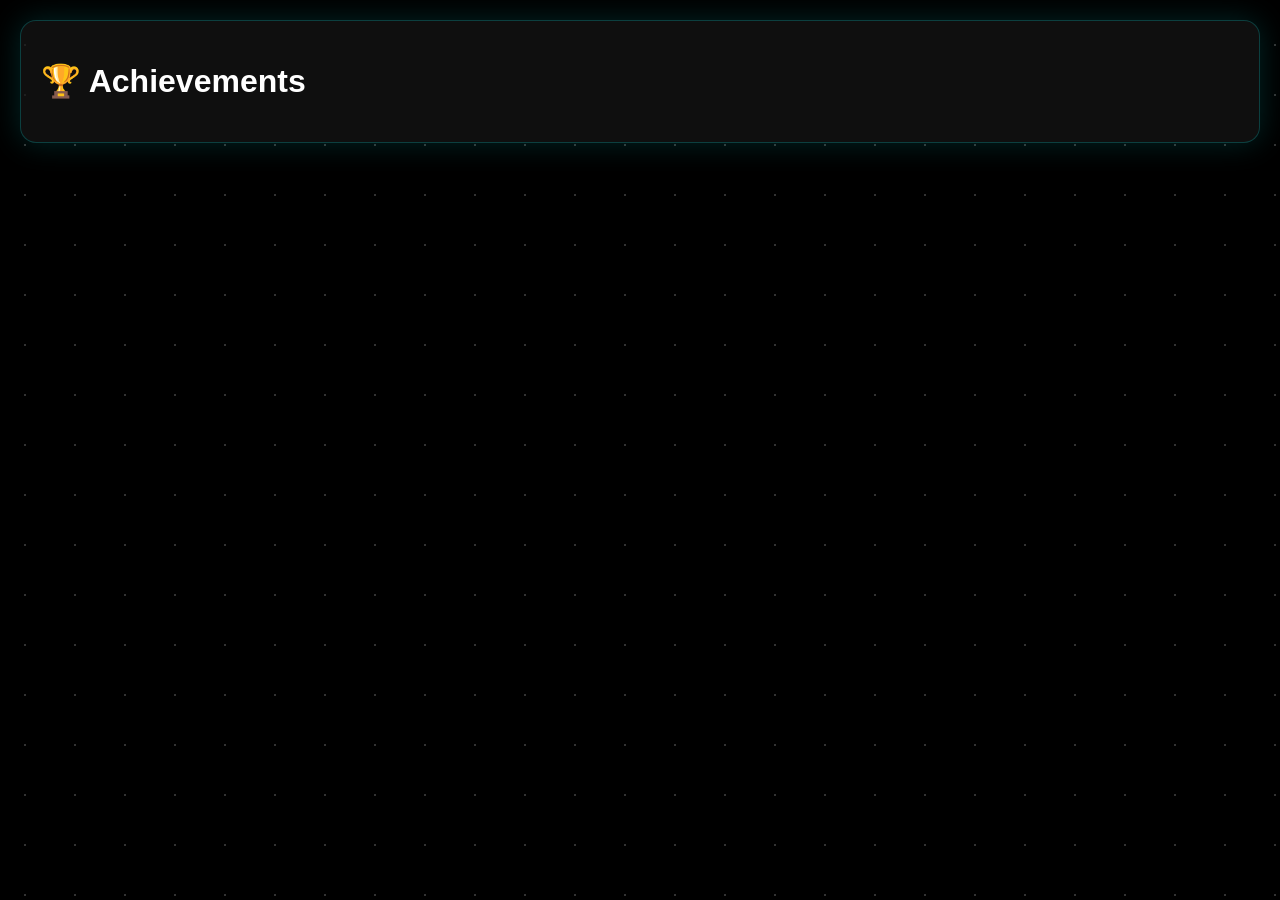
<file: achievements.html>
<!DOCTYPE html>
<html>
<head>
  <link rel="stylesheet" href="style.css">
</head>
<body onload="updateUI()">

<div class="panel">
  <h1>🏆 Achievements</h1>
  <p id="list"></p>
</div>

<script src="app.js"></script>

<script>
document.getElementById("list").innerText =
  gameData.achievements.join(", ") || "No achievements yet";
</script>

</body>
</html>
</file>
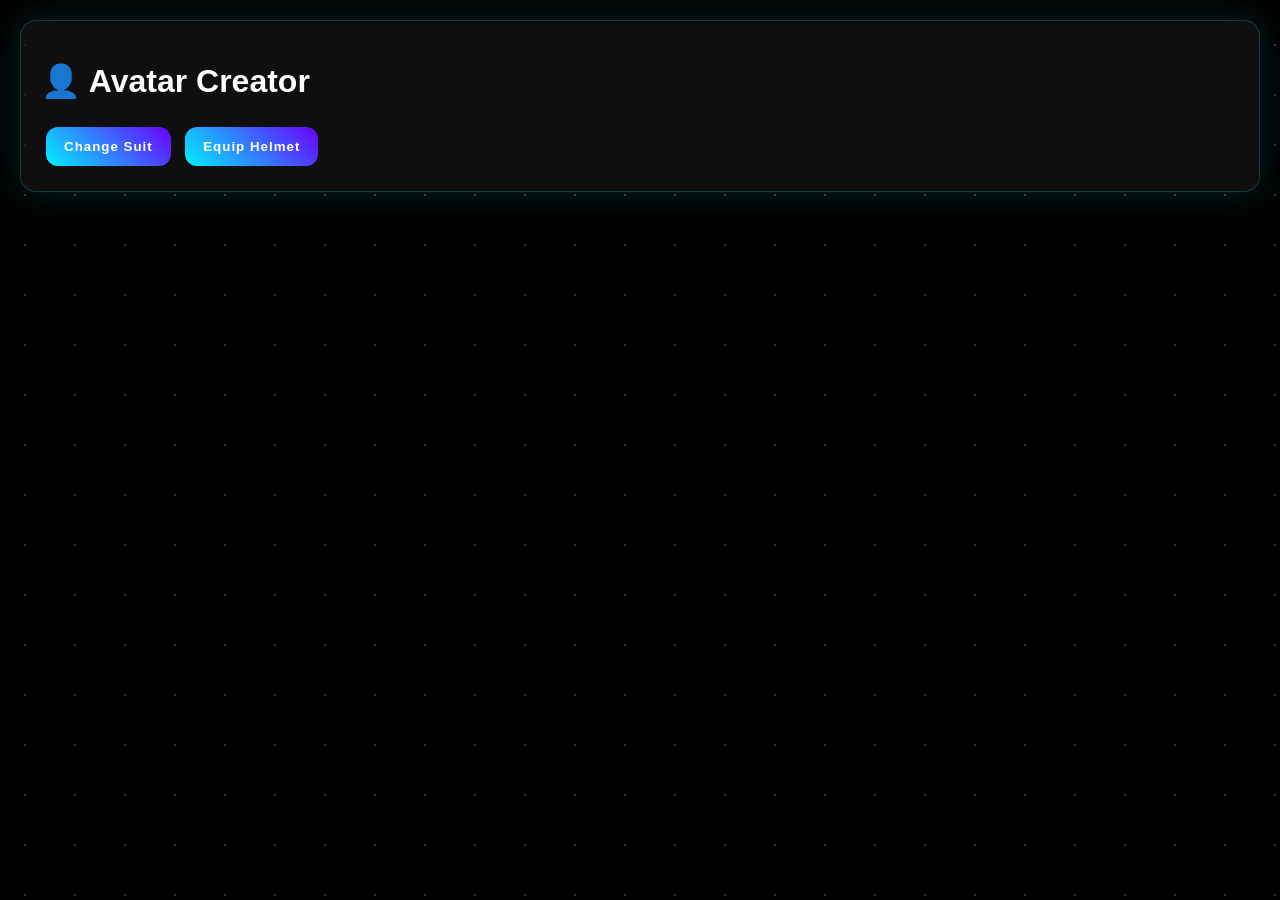
<file: avatar.html>
<!DOCTYPE html>
<html>
<head>
  <link rel="stylesheet" href="style.css">
</head>
<body onload="updateUI()">

<div class="panel">
  <h1>👤 Avatar Creator</h1>

  <button onclick="addXP(5)">Change Suit</button>
  <button onclick="addTickets(2)">Equip Helmet</button>
</div>

<script src="app.js"></script>
</body>
</html>
</file>
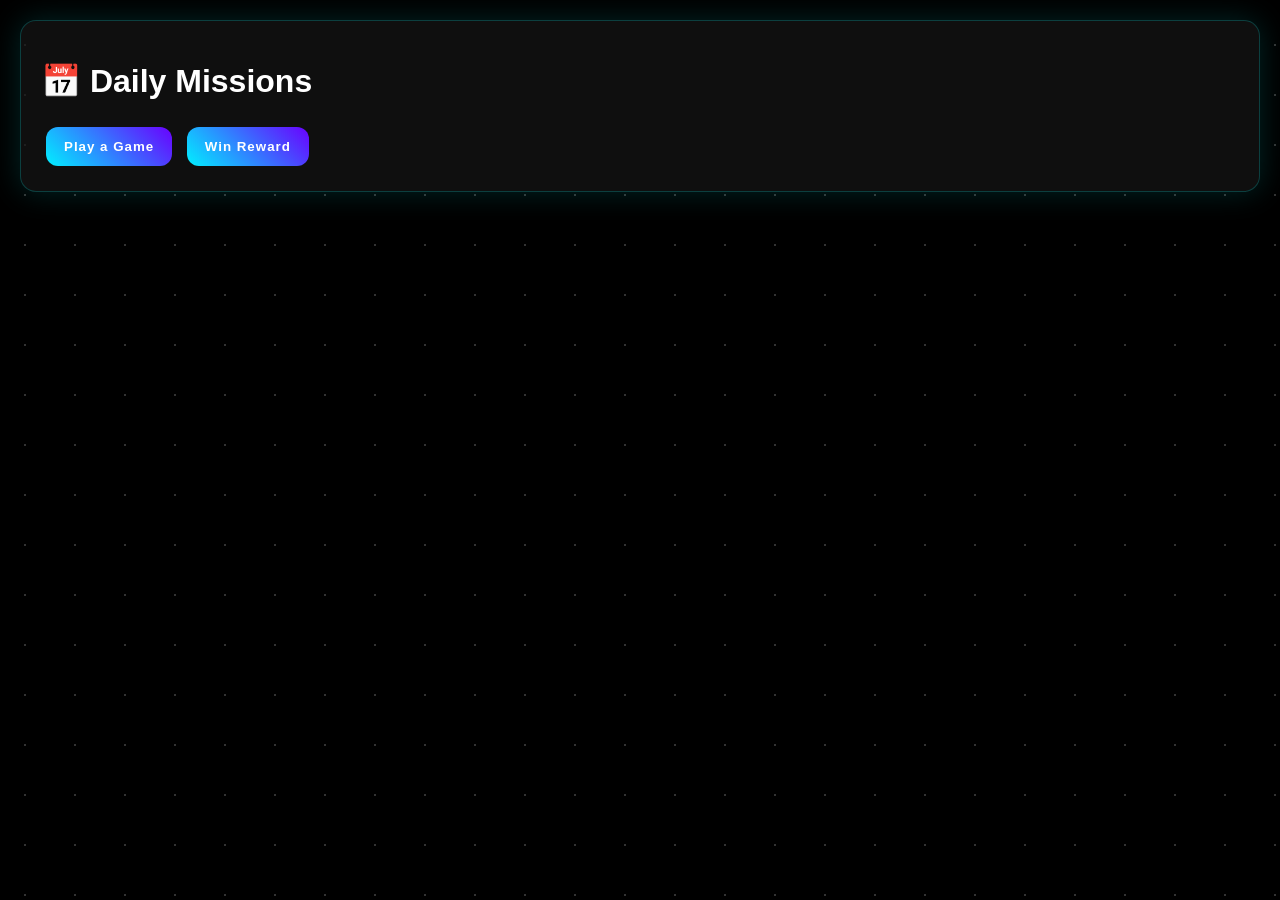
<file: daily.html>
<!DOCTYPE html>
<html>
<head>
  <link rel="stylesheet" href="style.css">
</head>
<body onload="updateUI()">

<div class="panel">
  <h1>📅 Daily Missions</h1>

  <button onclick="addXP(10)">Play a Game</button>
  <button onclick="addTickets(10)">Win Reward</button>
</div>

<script src="app.js"></script>
</body>
</html>
</file>
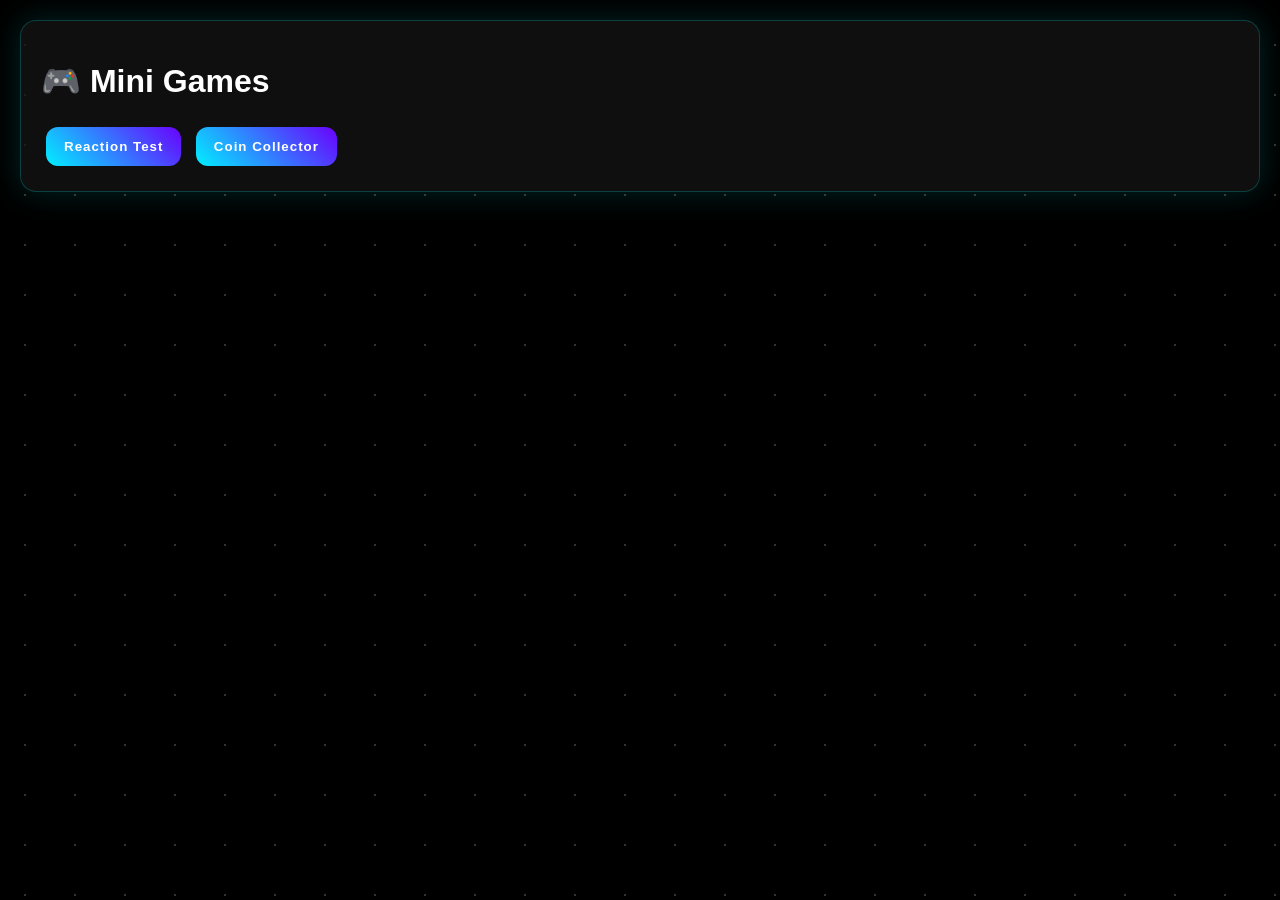
<file: games.html>
<!DOCTYPE html>
<html>
<head>
  <link rel="stylesheet" href="style.css">
</head>
<body onload="updateUI()">

<div class="panel">
  <h1>🎮 Mini Games</h1>

  <button onclick="reactionGame()">Reaction Test</button>
  <button onclick="coinGame()">Coin Collector</button>

</div>

<script src="app.js"></script>
</body>
</html>
</file>
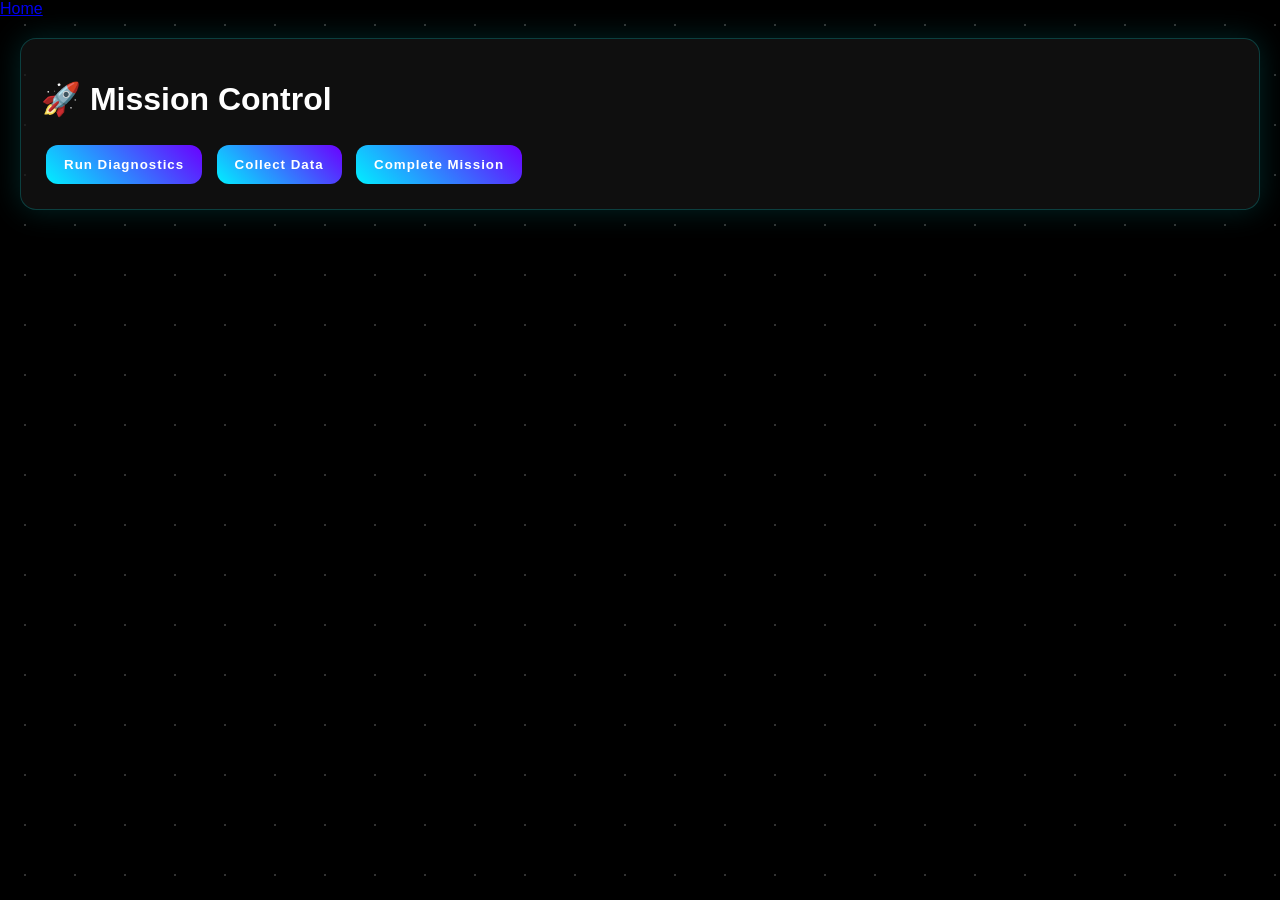
<file: mission.html>
<!DOCTYPE html>
<html>
<head>
  <link rel="stylesheet" href="style.css">
</head>
<body onload="updateUI()">

<div class="nav">
  <a href="index.html">Home</a>
</div>

<div class="panel">
  <h1>🚀 Mission Control</h1>
  <button onclick="addXP(10)">Run Diagnostics</button>
  <button onclick="addTickets(5)">Collect Data</button>
  <button onclick="addAchievement('First Mission')">Complete Mission</button>
</div>

<script src="app.js"></script>
</body>
</html>
</file>
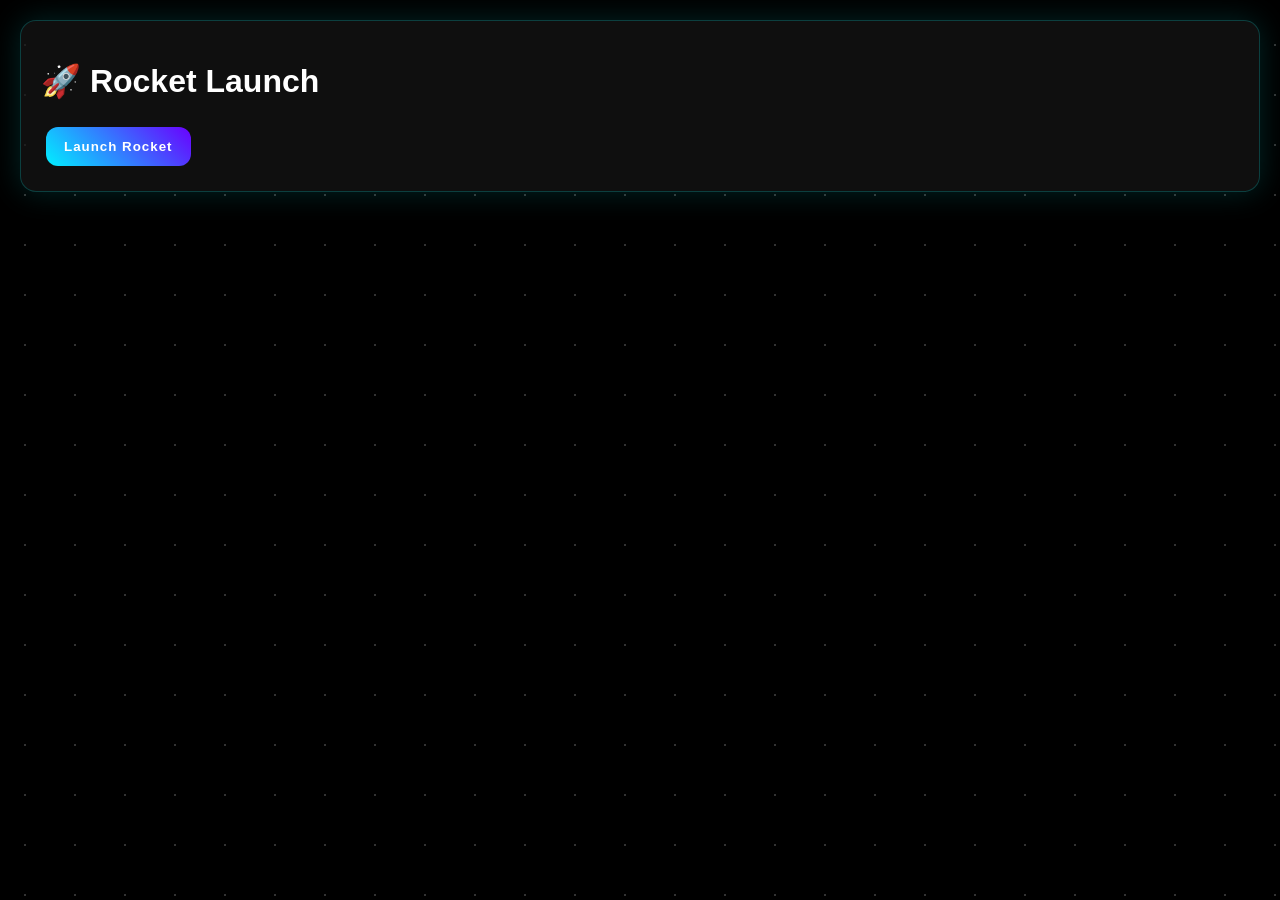
<file: office.html>
<!DOCTYPE html>
<html>
<head>
  <link rel="stylesheet" href="style.css">
</head>
<body onload="updateUI()">

<div class="panel">
  <h1>🚀 Rocket Launch</h1>

  <button onclick="launch()">Launch Rocket</button>
</div>

<script src="app.js"></script>

<script>
function launch(){
  alert("Countdown: 3...2...1...");
  let success = Math.random() > 0.3;

  if(success){
    addXP(50);
    addTickets(30);
    addAchievement("Successful Launch");
  } else {
    addXP(10);
    alert("Partial launch success!");
  }
}
</script>

</body>
</html>
</file>
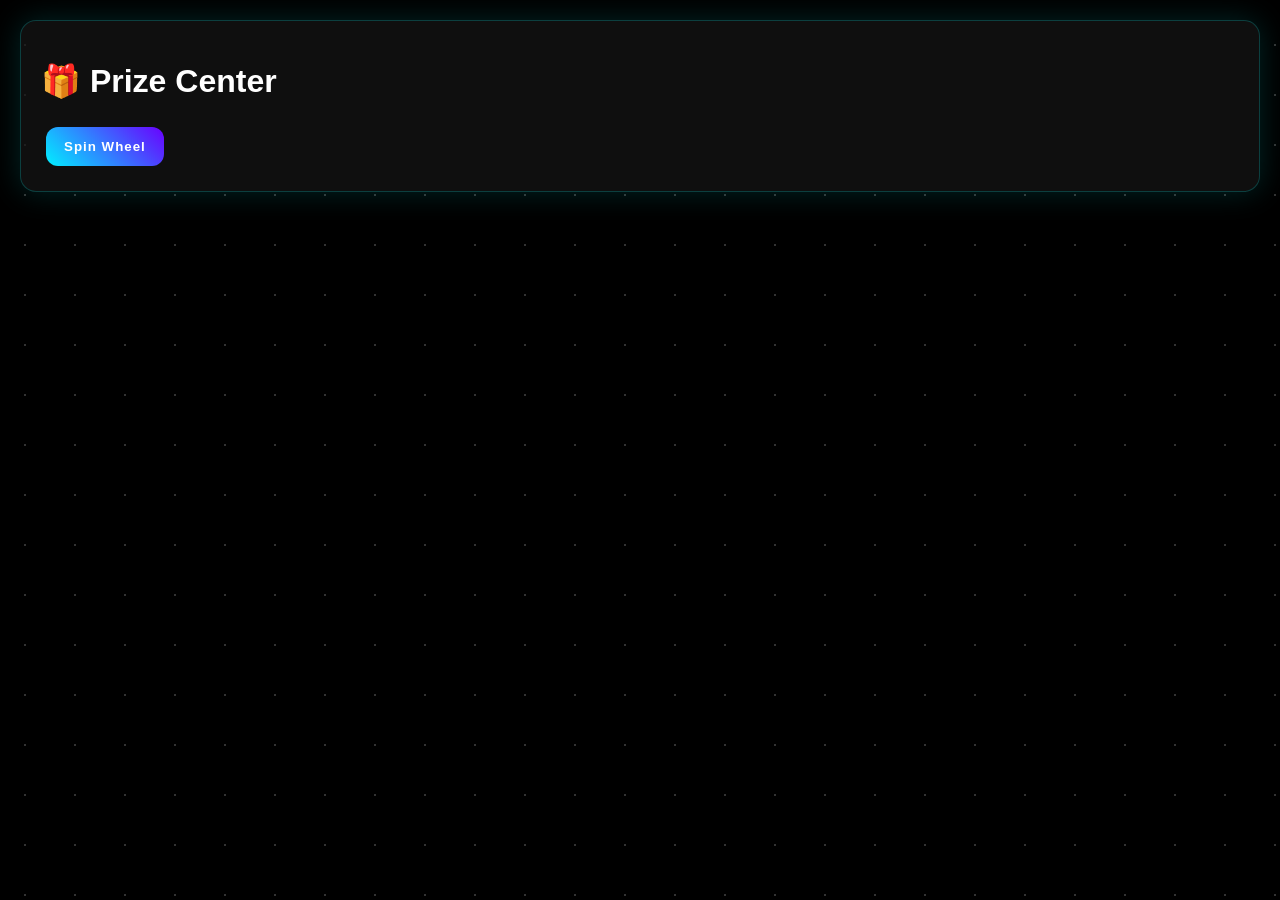
<file: prizes.html>
<!DOCTYPE html>
<html>
<head>
  <link rel="stylesheet" href="style.css">
</head>
<body onload="updateUI()">

<div class="panel">
  <h1>🎁 Prize Center</h1>

  <button onclick="spin()">Spin Wheel</button>
</div>

<script src="app.js"></script>

<script>
function spin(){
  let reward = Math.floor(Math.random()*50);
  addTickets(reward);
  alert("You won " + reward + " tickets!");
}
</script>

</body>
</html>
</file>
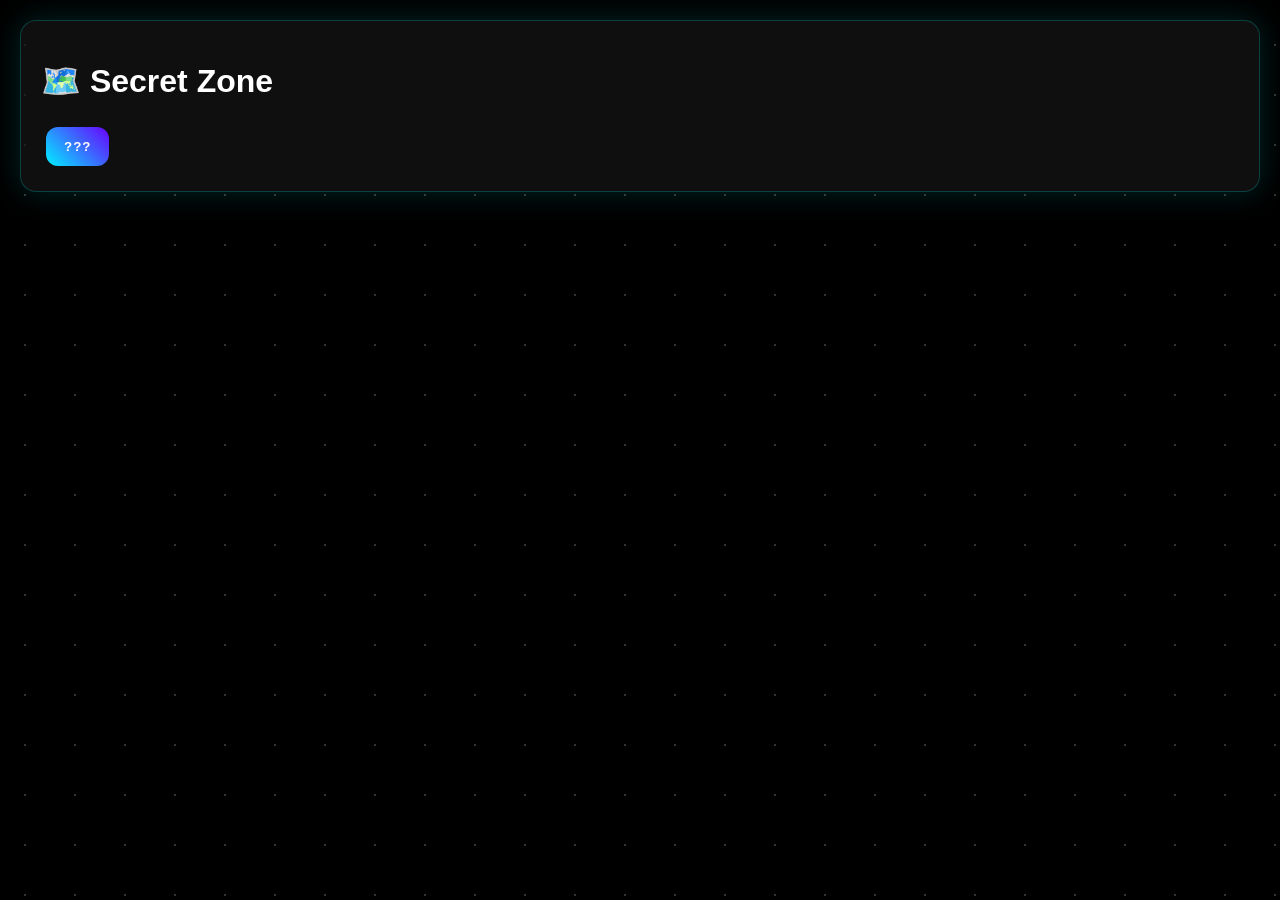
<file: secret.html>
<!DOCTYPE html>
<html>
<head>
  <link rel="stylesheet" href="style.css">
</head>
<body>

<div class="panel">
  <h1>🗺️ Secret Zone</h1>

  <button onclick="alert('You found a hidden XP stash!'); addXP(100);">???</button>
</div>

<script src="app.js"></script>
</body>
</html>
</file>
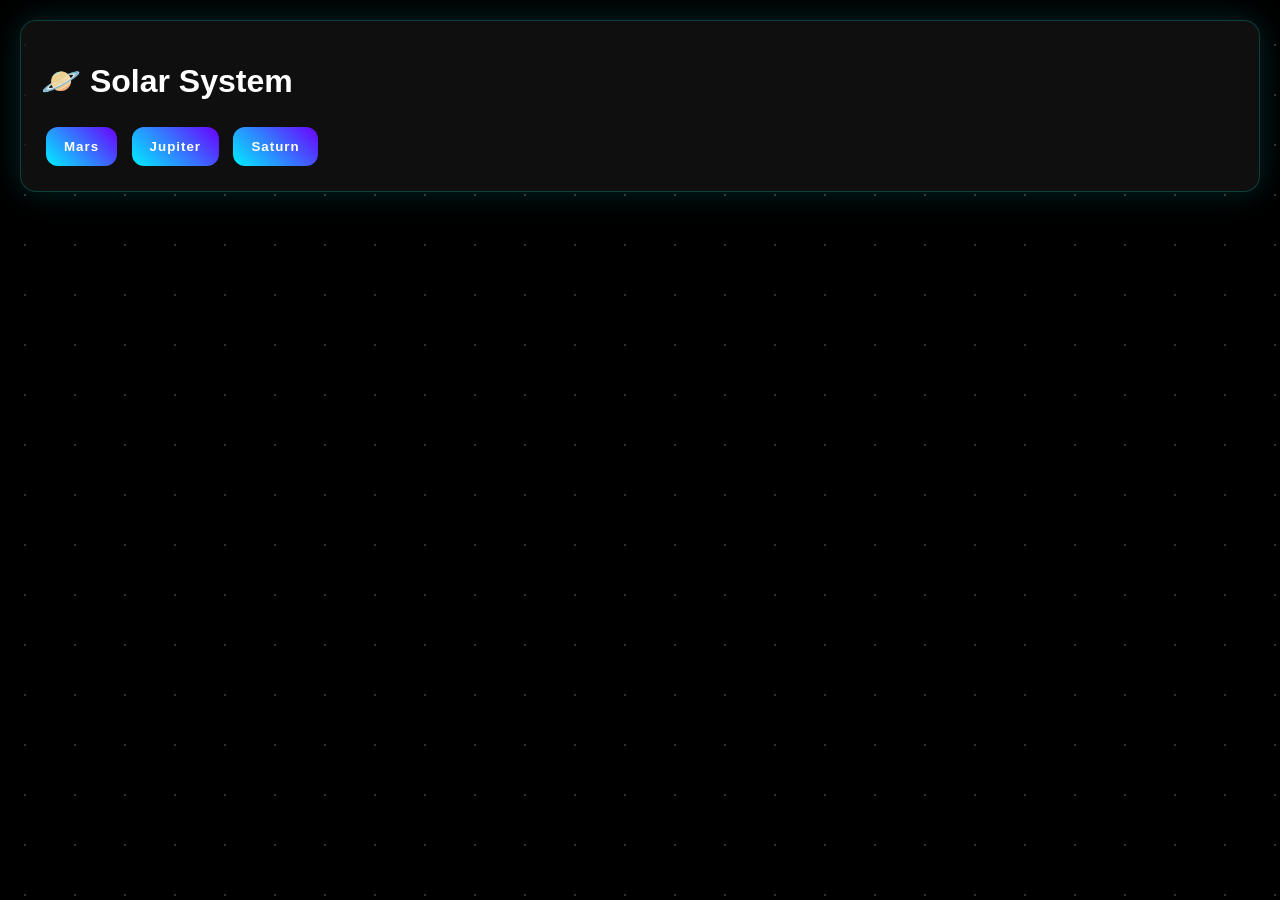
<file: solar.html>
<!DOCTYPE html>
<html>
<head>
  <link rel="stylesheet" href="style.css">
</head>
<body onload="updateUI()">

<div class="panel">
  <h1>🪐 Solar System</h1>

  <button onclick="visit('Mars')">Mars</button>
  <button onclick="visit('Jupiter')">Jupiter</button>
  <button onclick="visit('Saturn')">Saturn</button>
</div>

<script src="app.js"></script>

<script>
function visit(planet){
  alert("Exploring " + planet);
  addXP(20);
  addTickets(10);
}
</script>

</body>
</html>
</file>
<file: css/main.css>
/* ============================================================
   Cosmic Arcade Control — main.css
   Full futuristic space + neon arcade stylesheet
   ============================================================ */

/* ── Custom Properties ────────────────────────────────────── */
:root {
  --neon-cyan:    #00f5ff;
  --neon-purple:  #b300ff;
  --neon-pink:    #ff00aa;
  --neon-green:   #00ff88;
  --neon-yellow:  #ffdd00;
  --dark-bg:      #020510;
  --card-bg:      rgba(255, 255, 255, 0.05);
  --glass-border: rgba(255, 255, 255, 0.1);

  /* derived */
  --font-main:    'Orbitron', 'Exo 2', 'Segoe UI', sans-serif;
  --font-body:    'Rajdhani', 'Exo 2', 'Segoe UI', sans-serif;
  --transition:   0.3s ease;
  --radius-sm:    6px;
  --radius-md:    12px;
  --radius-lg:    20px;
  --radius-xl:    32px;

  /* glow shortcuts */
  --glow-cyan:    0 0 8px var(--neon-cyan),  0 0 24px var(--neon-cyan),  0 0 48px var(--neon-cyan);
  --glow-purple:  0 0 8px var(--neon-purple),0 0 24px var(--neon-purple),0 0 48px var(--neon-purple);
  --glow-pink:    0 0 8px var(--neon-pink),  0 0 24px var(--neon-pink),  0 0 48px var(--neon-pink);
  --glow-green:   0 0 8px var(--neon-green), 0 0 24px var(--neon-green), 0 0 48px var(--neon-green);
  --glow-yellow:  0 0 8px var(--neon-yellow),0 0 24px var(--neon-yellow),0 0 48px var(--neon-yellow);
}

/* ── Reset & Base ─────────────────────────────────────────── */
*, *::before, *::after {
  box-sizing: border-box;
  margin: 0;
  padding: 0;
}

html {
  scroll-behavior: smooth;
  font-size: 16px;
}

body {
  font-family: var(--font-body);
  background-color: var(--dark-bg);
  color: #e0e8ff;
  min-height: 100vh;
  overflow-x: hidden;
  position: relative;
}

/* ── Scrollbar ────────────────────────────────────────────── */
::-webkit-scrollbar {
  width: 8px;
  height: 8px;
}
::-webkit-scrollbar-track {
  background: #060c1a;
}
::-webkit-scrollbar-thumb {
  background: var(--neon-cyan);
  border-radius: 4px;
  box-shadow: 0 0 6px var(--neon-cyan);
}
::-webkit-scrollbar-thumb:hover {
  background: var(--neon-purple);
  box-shadow: 0 0 10px var(--neon-purple);
}

/* ── Utility ──────────────────────────────────────────────── */
.hidden { display: none !important; }

/* ── Starfield Background ─────────────────────────────────── */
.starfield {
  position: fixed;
  inset: 0;
  z-index: 0;
  pointer-events: none;
  overflow: hidden;
}

.stars-layer {
  position: absolute;
  inset: 0;
  border-radius: 50%;
}

/* Small stars */
.stars-layer--sm {
  width: 2px;
  height: 2px;
  background: transparent;
  box-shadow:
    82px  43px #fff, 192px 312px #fff, 400px  88px #fff,
    512px 211px #fff, 730px  19px #fff, 820px 400px #fff,
    930px 150px #fff,  67px 520px #fff, 245px 670px #fff,
    610px 580px #fff, 750px 720px #fff,  33px 810px #fff,
    480px 840px #fff, 900px 900px #fff, 110px 950px #fff,
    320px 980px #fff, 660px 970px #fff, 1100px 34px #fff,
    1200px 200px #fff,1350px 450px #fff,1450px 300px #fff,
    1560px 600px #fff,1680px  90px #fff,1790px 750px #fff,
    50px 1050px #fff, 350px 1100px #fff,700px 1150px #fff,
    1050px 1050px #fff,1300px 900px #fff,1500px 1000px #fff;
  animation: twinkle-sm 4s infinite alternate ease-in-out;
}

/* Medium stars */
.stars-layer--md {
  width: 3px;
  height: 3px;
  background: transparent;
  box-shadow:
    150px  80px rgba(200,220,255,0.9),
    480px 160px rgba(200,220,255,0.9),
    810px  55px rgba(200,220,255,0.9),
    990px 350px rgba(200,220,255,0.9),
    230px 500px rgba(200,220,255,0.9),
    560px 620px rgba(200,220,255,0.9),
    870px 480px rgba(200,220,255,0.9),
    120px 700px rgba(200,220,255,0.9),
    440px 780px rgba(200,220,255,0.9),
    1100px 200px rgba(200,220,255,0.9),
    1300px 550px rgba(200,220,255,0.9),
    1550px 130px rgba(200,220,255,0.9),
    1750px 680px rgba(200,220,255,0.9),
    680px 900px rgba(200,220,255,0.9),
    950px 1000px rgba(200,220,255,0.9);
  animation: twinkle-md 6s infinite alternate-reverse ease-in-out;
}

/* Large stars */
.stars-layer--lg {
  width: 4px;
  height: 4px;
  background: transparent;
  box-shadow:
    300px 120px rgba(0,245,255,0.7),
    900px 280px rgba(179,0,255,0.7),
    600px 450px rgba(255,0,170,0.7),
    1200px 90px rgba(0,255,136,0.7),
    75px  380px rgba(255,221,0,0.7),
    1500px 380px rgba(0,245,255,0.7),
    250px 850px rgba(179,0,255,0.7),
    1050px 750px rgba(0,255,136,0.7),
    1700px 500px rgba(255,221,0,0.7);
  animation: twinkle-lg 8s infinite alternate ease-in-out;
}

@keyframes twinkle-sm {
  0%   { opacity: 0.4; transform: scale(1); }
  50%  { opacity: 0.9; }
  100% { opacity: 0.5; transform: scale(1.2); }
}
@keyframes twinkle-md {
  0%   { opacity: 0.5; transform: scale(1); }
  50%  { opacity: 1;   }
  100% { opacity: 0.6; transform: scale(1.3); }
}
@keyframes twinkle-lg {
  0%   { opacity: 0.3; transform: scale(1);   filter: blur(0px); }
  50%  { opacity: 1;   }
  100% { opacity: 0.4; transform: scale(1.4); filter: blur(1px); }
}

/* Nebula overlay */
.nebula-overlay {
  position: fixed;
  inset: 0;
  z-index: 0;
  pointer-events: none;
  background:
    radial-gradient(ellipse 60% 40% at 20%  30%, rgba(179,0,255,0.08)  0%, transparent 70%),
    radial-gradient(ellipse 50% 50% at 80%  70%, rgba(0,245,255,0.07)  0%, transparent 70%),
    radial-gradient(ellipse 40% 30% at 60%  10%, rgba(255,0,170,0.05)  0%, transparent 70%),
    radial-gradient(ellipse 70% 60% at 50% 100%, rgba(0,255,136,0.04)  0%, transparent 70%);
}

/* ── Page System ──────────────────────────────────────────── */
#app {
  position: relative;
  z-index: 1;
  min-height: 100vh;
}

.page {
  display: none;
  min-height: calc(100vh - 70px);
  padding: 90px 20px 40px;
  animation: page-in 0.4s ease forwards;
}

.page.active {
  display: block;
}

.page.active--flex {
  display: flex;
}

@keyframes page-in {
  from { opacity: 0; transform: translateY(16px); }
  to   { opacity: 1; transform: translateY(0); }
}

/* ── Loading Screen ───────────────────────────────────────── */
#loading-screen {
  position: fixed;
  inset: 0;
  z-index: 9999;
  background: var(--dark-bg);
  display: flex;
  flex-direction: column;
  align-items: center;
  justify-content: center;
  gap: 24px;
}

.cosmic-loader {
  width: 80px;
  height: 80px;
  position: relative;
}

.cosmic-loader__ring {
  position: absolute;
  inset: 0;
  border-radius: 50%;
  border: 3px solid transparent;
}

.cosmic-loader__ring--outer {
  border-top-color: var(--neon-cyan);
  border-right-color: var(--neon-cyan);
  animation: spin-cw 1.2s linear infinite;
}

.cosmic-loader__ring--mid {
  inset: 10px;
  border-bottom-color: var(--neon-purple);
  border-left-color: var(--neon-purple);
  animation: spin-ccw 0.9s linear infinite;
}

.cosmic-loader__ring--inner {
  inset: 20px;
  border-top-color: var(--neon-pink);
  animation: spin-cw 0.6s linear infinite;
}

.cosmic-loader__core {
  position: absolute;
  inset: 30px;
  border-radius: 50%;
  background: var(--neon-cyan);
  box-shadow: var(--glow-cyan);
  animation: pulse-core 1.2s ease-in-out infinite;
}

@keyframes spin-cw  { to { transform: rotate(360deg);  } }
@keyframes spin-ccw { to { transform: rotate(-360deg); } }
@keyframes pulse-core {
  0%, 100% { transform: scale(1);   opacity: 1;   }
  50%       { transform: scale(1.4); opacity: 0.6; }
}

.loading-text {
  font-family: var(--font-main);
  color: var(--neon-cyan);
  letter-spacing: 4px;
  font-size: 0.85rem;
  text-shadow: var(--glow-cyan);
  animation: flicker 2s infinite;
}

@keyframes flicker {
  0%, 95%, 100% { opacity: 1; }
  96%            { opacity: 0.4; }
  97%            { opacity: 1; }
  98%            { opacity: 0.3; }
}

/* ── Navigation Bar ───────────────────────────────────────── */
#navbar {
  position: fixed;
  top: 0;
  left: 0;
  right: 0;
  z-index: 1000;
  height: 68px;
  display: flex;
  align-items: center;
  justify-content: space-between;
  padding: 0 24px;
  background: rgba(2, 5, 16, 0.75);
  backdrop-filter: blur(20px);
  -webkit-backdrop-filter: blur(20px);
  border-bottom: 1px solid var(--glass-border);
  box-shadow: 0 4px 32px rgba(0, 245, 255, 0.08);
}

.nav-logo {
  font-family: var(--font-main);
  font-size: 1.3rem;
  font-weight: 900;
  letter-spacing: 2px;
  background: linear-gradient(90deg, var(--neon-cyan), var(--neon-purple));
  -webkit-background-clip: text;
  -webkit-text-fill-color: transparent;
  background-clip: text;
  text-shadow: none;
  cursor: pointer;
  user-select: none;
}

.nav-links {
  display: flex;
  align-items: center;
  gap: 4px;
  list-style: none;
}

.nav-link {
  font-family: var(--font-main);
  font-size: 0.7rem;
  letter-spacing: 1px;
  color: rgba(200, 220, 255, 0.7);
  text-decoration: none;
  padding: 8px 14px;
  border-radius: var(--radius-sm);
  border: 1px solid transparent;
  transition: var(--transition);
  cursor: pointer;
  text-transform: uppercase;
  background: none;
  outline: none;
}

.nav-link:hover,
.nav-link.active {
  color: var(--neon-cyan);
  border-color: rgba(0, 245, 255, 0.3);
  background: rgba(0, 245, 255, 0.07);
  text-shadow: 0 0 10px var(--neon-cyan);
}

.nav-right {
  display: flex;
  align-items: center;
  gap: 16px;
}

/* ── HUD (Top-Corner Displays) ────────────────────────────── */
.hud {
  position: fixed;
  z-index: 999;
  display: flex;
  flex-direction: column;
  gap: 8px;
  pointer-events: none;
}

.hud--tl { top: 76px; left: 16px; }
.hud--tr { top: 76px; right: 16px; pointer-events: all; }

.hud-panel {
  background: rgba(2, 5, 16, 0.8);
  border: 1px solid var(--glass-border);
  border-radius: var(--radius-md);
  backdrop-filter: blur(16px);
  padding: 8px 14px;
  display: flex;
  align-items: center;
  gap: 10px;
  min-width: 130px;
}

.hud-icon {
  font-size: 1.2rem;
  filter: drop-shadow(0 0 6px currentColor);
}

.hud-label {
  font-family: var(--font-main);
  font-size: 0.65rem;
  color: rgba(200,220,255,0.5);
  letter-spacing: 1px;
  text-transform: uppercase;
}

.hud-value {
  font-family: var(--font-main);
  font-size: 1rem;
  font-weight: 700;
  letter-spacing: 1px;
}

.hud-value--tickets { color: var(--neon-yellow); text-shadow: var(--glow-yellow); }
.hud-value--xp      { color: var(--neon-cyan);   text-shadow: 0 0 8px var(--neon-cyan); }
.hud-value--rank    { color: var(--neon-purple);  font-size: 0.75rem; }

/* Ticket counter badge */
.ticket-counter {
  display: flex;
  align-items: center;
  gap: 8px;
  background: rgba(255, 221, 0, 0.1);
  border: 1px solid rgba(255, 221, 0, 0.3);
  border-radius: var(--radius-xl);
  padding: 6px 14px;
  cursor: pointer;
  transition: var(--transition);
}
.ticket-counter:hover {
  background: rgba(255, 221, 0, 0.2);
  box-shadow: 0 0 16px rgba(255,221,0,0.3);
}
.ticket-counter__icon  { font-size: 1.1rem; }
.ticket-counter__count {
  font-family: var(--font-main);
  font-size: 0.9rem;
  font-weight: 700;
  color: var(--neon-yellow);
  text-shadow: var(--glow-yellow);
}

/* ── Glassmorphism Panels ─────────────────────────────────── */
.glass {
  background: var(--card-bg);
  border: 1px solid var(--glass-border);
  border-radius: var(--radius-lg);
  backdrop-filter: blur(20px);
  -webkit-backdrop-filter: blur(20px);
}

.glass--cyan   { border-color: rgba(0,245,255,0.25); }
.glass--purple { border-color: rgba(179,0,255,0.25); }
.glass--pink   { border-color: rgba(255,0,170,0.25); }
.glass--green  { border-color: rgba(0,255,136,0.25); }

/* ── Section Headers ──────────────────────────────────────── */
.section-header {
  text-align: center;
  margin-bottom: 40px;
}

.section-title {
  font-family: var(--font-main);
  font-size: clamp(1.6rem, 4vw, 2.6rem);
  font-weight: 900;
  letter-spacing: 4px;
  text-transform: uppercase;
  background: linear-gradient(135deg, var(--neon-cyan) 0%, var(--neon-purple) 50%, var(--neon-pink) 100%);
  -webkit-background-clip: text;
  -webkit-text-fill-color: transparent;
  background-clip: text;
  margin-bottom: 8px;
}

.section-subtitle {
  font-size: 1rem;
  color: rgba(200,220,255,0.5);
  letter-spacing: 2px;
  text-transform: uppercase;
}

.section-divider {
  width: 80px;
  height: 2px;
  background: linear-gradient(90deg, transparent, var(--neon-cyan), transparent);
  margin: 12px auto 0;
  border-radius: 2px;
}

/* ── Neon Glow Text ───────────────────────────────────────── */
.neon-text--cyan   { color: var(--neon-cyan);   text-shadow: var(--glow-cyan);   }
.neon-text--purple { color: var(--neon-purple);  text-shadow: var(--glow-purple); }
.neon-text--pink   { color: var(--neon-pink);    text-shadow: var(--glow-pink);   }
.neon-text--green  { color: var(--neon-green);   text-shadow: var(--glow-green);  }
.neon-text--yellow { color: var(--neon-yellow);  text-shadow: var(--glow-yellow); }

/* Heading styles */
h1, h2, h3, h4, h5, h6 {
  font-family: var(--font-main);
  letter-spacing: 2px;
}

/* ── Buttons ──────────────────────────────────────────────── */
.btn {
  display: inline-flex;
  align-items: center;
  justify-content: center;
  gap: 8px;
  font-family: var(--font-main);
  font-size: 0.8rem;
  font-weight: 700;
  letter-spacing: 2px;
  text-transform: uppercase;
  border: none;
  border-radius: var(--radius-md);
  padding: 12px 28px;
  cursor: pointer;
  transition: all var(--transition);
  position: relative;
  overflow: hidden;
  outline: none;
  text-decoration: none;
  white-space: nowrap;
}

.btn::before {
  content: '';
  position: absolute;
  inset: 0;
  background: rgba(255,255,255,0.08);
  opacity: 0;
  transition: var(--transition);
}
.btn:hover::before { opacity: 1; }
.btn:active { transform: scale(0.97); }

/* Primary — Cyan */
.btn--primary {
  background: linear-gradient(135deg, rgba(0,245,255,0.2), rgba(0,245,255,0.05));
  border: 1px solid var(--neon-cyan);
  color: var(--neon-cyan);
  box-shadow: 0 0 12px rgba(0,245,255,0.2), inset 0 0 12px rgba(0,245,255,0.05);
}
.btn--primary:hover {
  box-shadow: var(--glow-cyan), inset 0 0 20px rgba(0,245,255,0.1);
  transform: translateY(-2px) scale(1.03);
}

/* Secondary — Purple */
.btn--secondary {
  background: linear-gradient(135deg, rgba(179,0,255,0.2), rgba(179,0,255,0.05));
  border: 1px solid var(--neon-purple);
  color: var(--neon-purple);
  box-shadow: 0 0 12px rgba(179,0,255,0.2), inset 0 0 12px rgba(179,0,255,0.05);
}
.btn--secondary:hover {
  box-shadow: var(--glow-purple), inset 0 0 20px rgba(179,0,255,0.1);
  transform: translateY(-2px) scale(1.03);
}

/* Danger — Pink */
.btn--danger {
  background: linear-gradient(135deg, rgba(255,0,170,0.2), rgba(255,0,170,0.05));
  border: 1px solid var(--neon-pink);
  color: var(--neon-pink);
  box-shadow: 0 0 12px rgba(255,0,170,0.2), inset 0 0 12px rgba(255,0,170,0.05);
}
.btn--danger:hover {
  box-shadow: var(--glow-pink), inset 0 0 20px rgba(255,0,170,0.1);
  transform: translateY(-2px) scale(1.03);
}

/* Green */
.btn--green {
  background: linear-gradient(135deg, rgba(0,255,136,0.2), rgba(0,255,136,0.05));
  border: 1px solid var(--neon-green);
  color: var(--neon-green);
  box-shadow: 0 0 12px rgba(0,255,136,0.2);
}
.btn--green:hover {
  box-shadow: var(--glow-green);
  transform: translateY(-2px) scale(1.03);
}

/* Yellow */
.btn--yellow {
  background: linear-gradient(135deg, rgba(255,221,0,0.2), rgba(255,221,0,0.05));
  border: 1px solid var(--neon-yellow);
  color: var(--neon-yellow);
  box-shadow: 0 0 12px rgba(255,221,0,0.2);
}
.btn--yellow:hover {
  box-shadow: var(--glow-yellow);
  transform: translateY(-2px) scale(1.03);
}

/* Sizes */
.btn--sm { font-size: 0.7rem; padding: 8px 18px; border-radius: var(--radius-sm); }
.btn--lg { font-size: 0.95rem; padding: 16px 40px; border-radius: var(--radius-lg); }
.btn--xl { font-size: 1.1rem; padding: 20px 56px; border-radius: var(--radius-xl); letter-spacing: 4px; }

/* Icon-only round */
.btn--round {
  width: 44px;
  height: 44px;
  padding: 0;
  border-radius: 50%;
}

/* Disabled */
.btn:disabled,
.btn--disabled {
  opacity: 0.4;
  cursor: not-allowed;
  transform: none !important;
  box-shadow: none !important;
}

/* ── Cards ────────────────────────────────────────────────── */
.card {
  background: var(--card-bg);
  border: 1px solid var(--glass-border);
  border-radius: var(--radius-lg);
  backdrop-filter: blur(20px);
  -webkit-backdrop-filter: blur(20px);
  padding: 24px;
  transition: all var(--transition);
  position: relative;
  overflow: hidden;
}

.card::after {
  content: '';
  position: absolute;
  inset: 0;
  border-radius: inherit;
  opacity: 0;
  transition: opacity var(--transition);
  pointer-events: none;
}

.card:hover {
  transform: translateY(-4px);
  border-color: rgba(0,245,255,0.3);
  box-shadow: 0 8px 32px rgba(0,245,255,0.12), 0 0 0 1px rgba(0,245,255,0.15);
}

.card:hover::after {
  opacity: 1;
  background: radial-gradient(circle at 50% 0%, rgba(0,245,255,0.06) 0%, transparent 70%);
}

.card--purple:hover {
  border-color: rgba(179,0,255,0.3);
  box-shadow: 0 8px 32px rgba(179,0,255,0.12), 0 0 0 1px rgba(179,0,255,0.15);
}

.card--pink:hover {
  border-color: rgba(255,0,170,0.3);
  box-shadow: 0 8px 32px rgba(255,0,170,0.12);
}

.card--green:hover {
  border-color: rgba(0,255,136,0.3);
  box-shadow: 0 8px 32px rgba(0,255,136,0.12);
}

.card__header {
  display: flex;
  align-items: center;
  gap: 12px;
  margin-bottom: 16px;
}

.card__icon {
  font-size: 2rem;
  filter: drop-shadow(0 0 8px currentColor);
}

.card__title {
  font-family: var(--font-main);
  font-size: 0.9rem;
  letter-spacing: 2px;
  text-transform: uppercase;
  color: var(--neon-cyan);
}

/* Neon border animation */
.card--neon-border {
  animation: border-breathe 3s ease-in-out infinite;
}

@keyframes border-breathe {
  0%, 100% { border-color: rgba(0,245,255,0.15); box-shadow: 0 0 8px rgba(0,245,255,0.05); }
  50%       { border-color: rgba(0,245,255,0.5);  box-shadow: 0 0 20px rgba(0,245,255,0.2); }
}

/* ── XP Bar ───────────────────────────────────────────────── */
.xp-bar-container {
  width: 100%;
  position: relative;
}

.xp-bar-labels {
  display: flex;
  justify-content: space-between;
  margin-bottom: 6px;
}

.xp-bar-label {
  font-family: var(--font-main);
  font-size: 0.65rem;
  letter-spacing: 1px;
  color: rgba(200,220,255,0.6);
  text-transform: uppercase;
}

.xp-bar-track {
  width: 100%;
  height: 10px;
  background: rgba(255,255,255,0.06);
  border-radius: 5px;
  border: 1px solid rgba(0,245,255,0.15);
  overflow: hidden;
  position: relative;
}

.xp-bar-fill {
  height: 100%;
  background: linear-gradient(90deg, var(--neon-cyan), var(--neon-purple));
  border-radius: 5px;
  transition: width 0.8s cubic-bezier(0.25, 0.46, 0.45, 0.94);
  box-shadow: 0 0 10px var(--neon-cyan), 0 0 4px var(--neon-purple);
  position: relative;
  overflow: hidden;
}

.xp-bar-fill::after {
  content: '';
  position: absolute;
  top: 0;
  left: -60%;
  width: 40%;
  height: 100%;
  background: linear-gradient(90deg, transparent, rgba(255,255,255,0.4), transparent);
  animation: xp-shimmer 2.5s ease-in-out infinite;
}

@keyframes xp-shimmer {
  0%   { left: -60%; }
  100% { left: 120%;  }
}

.xp-bar-glow {
  position: absolute;
  top: 50%;
  transform: translateY(-50%);
  height: 20px;
  border-radius: 10px;
  background: linear-gradient(90deg, var(--neon-cyan), var(--neon-purple));
  filter: blur(8px);
  opacity: 0.35;
  transition: width 0.8s cubic-bezier(0.25, 0.46, 0.45, 0.94);
}

/* ── Progress Bars (generic) ──────────────────────────────── */
.progress-bar {
  height: 8px;
  background: rgba(255,255,255,0.06);
  border-radius: 4px;
  overflow: hidden;
  border: 1px solid rgba(255,255,255,0.08);
}

.progress-bar__fill {
  height: 100%;
  border-radius: 4px;
  transition: width var(--transition);
}

.progress-bar__fill--cyan   { background: linear-gradient(90deg, rgba(0,245,255,0.6), var(--neon-cyan)); }
.progress-bar__fill--purple { background: linear-gradient(90deg, rgba(179,0,255,0.6), var(--neon-purple)); }
.progress-bar__fill--green  { background: linear-gradient(90deg, rgba(0,255,136,0.6), var(--neon-green)); }
.progress-bar__fill--yellow { background: linear-gradient(90deg, rgba(255,221,0,0.6), var(--neon-yellow)); }
.progress-bar__fill--pink   { background: linear-gradient(90deg, rgba(255,0,170,0.6), var(--neon-pink)); }

/* ── Achievement Notification ─────────────────────────────── */
.achievement-popup {
  position: fixed;
  top: 80px;
  right: -420px;
  z-index: 9000;
  width: 360px;
  background: rgba(2, 5, 16, 0.9);
  border: 1px solid rgba(255, 221, 0, 0.5);
  border-radius: var(--radius-lg);
  backdrop-filter: blur(24px);
  padding: 16px 20px;
  display: flex;
  align-items: center;
  gap: 16px;
  box-shadow: 0 0 32px rgba(255,221,0,0.2), 0 8px 32px rgba(0,0,0,0.5);
  transition: right 0.5s cubic-bezier(0.34, 1.56, 0.64, 1);
}

.achievement-popup.show { right: 16px; }
.achievement-popup.hide { right: -420px; }

.achievement-popup__icon {
  font-size: 2.4rem;
  filter: drop-shadow(0 0 8px var(--neon-yellow));
  flex-shrink: 0;
}

.achievement-popup__content { flex: 1; }

.achievement-popup__label {
  font-family: var(--font-main);
  font-size: 0.6rem;
  letter-spacing: 3px;
  color: var(--neon-yellow);
  text-shadow: var(--glow-yellow);
  text-transform: uppercase;
  margin-bottom: 2px;
}

.achievement-popup__name {
  font-family: var(--font-main);
  font-size: 1rem;
  color: #fff;
  letter-spacing: 1px;
  margin-bottom: 2px;
}

.achievement-popup__desc {
  font-size: 0.8rem;
  color: rgba(200,220,255,0.6);
}

.achievement-popup__rewards {
  display: flex;
  gap: 8px;
  margin-top: 6px;
}

.reward-chip {
  font-family: var(--font-main);
  font-size: 0.65rem;
  padding: 3px 8px;
  border-radius: 20px;
  letter-spacing: 1px;
}

.reward-chip--xp      { background: rgba(0,245,255,0.15); color: var(--neon-cyan);   border: 1px solid rgba(0,245,255,0.3); }
.reward-chip--tickets { background: rgba(255,221,0,0.15);  color: var(--neon-yellow); border: 1px solid rgba(255,221,0,0.3); }

/* Notification badge (floating XP/ticket popup) */
.notif-badge {
  position: fixed;
  z-index: 8500;
  font-family: var(--font-main);
  font-size: 1.1rem;
  font-weight: 700;
  letter-spacing: 1px;
  padding: 8px 18px;
  border-radius: var(--radius-xl);
  pointer-events: none;
  animation: badge-float 1.8s ease forwards;
}

.notif-badge--xp {
  color: var(--neon-cyan);
  background: rgba(0,245,255,0.12);
  border: 1px solid rgba(0,245,255,0.4);
  text-shadow: var(--glow-cyan);
}

.notif-badge--tickets {
  color: var(--neon-yellow);
  background: rgba(255,221,0,0.12);
  border: 1px solid rgba(255,221,0,0.4);
  text-shadow: var(--glow-yellow);
}

@keyframes badge-float {
  0%   { opacity: 0; transform: translateY(0)   scale(0.8); }
  20%  { opacity: 1; transform: translateY(-10px) scale(1); }
  80%  { opacity: 1; transform: translateY(-40px) scale(1); }
  100% { opacity: 0; transform: translateY(-60px) scale(0.9); }
}

/* ── Modal Overlay ────────────────────────────────────────── */
.modal-overlay {
  position: fixed;
  inset: 0;
  z-index: 5000;
  background: rgba(2, 5, 16, 0.85);
  backdrop-filter: blur(8px);
  display: flex;
  align-items: center;
  justify-content: center;
  padding: 20px;
  opacity: 0;
  pointer-events: none;
  transition: opacity var(--transition);
}

.modal-overlay.open {
  opacity: 1;
  pointer-events: all;
}

.modal {
  background: rgba(8, 12, 30, 0.96);
  border: 1px solid var(--glass-border);
  border-radius: var(--radius-xl);
  backdrop-filter: blur(24px);
  max-width: 560px;
  width: 100%;
  max-height: 90vh;
  overflow-y: auto;
  padding: 32px;
  position: relative;
  transform: scale(0.9) translateY(20px);
  transition: transform 0.4s cubic-bezier(0.34, 1.56, 0.64, 1);
  box-shadow: 0 0 60px rgba(0,245,255,0.1), 0 24px 80px rgba(0,0,0,0.6);
}

.modal-overlay.open .modal {
  transform: scale(1) translateY(0);
}

.modal__close {
  position: absolute;
  top: 16px;
  right: 16px;
  background: none;
  border: 1px solid var(--glass-border);
  color: rgba(200,220,255,0.5);
  border-radius: 50%;
  width: 36px;
  height: 36px;
  display: flex;
  align-items: center;
  justify-content: center;
  cursor: pointer;
  font-size: 1.1rem;
  transition: var(--transition);
}

.modal__close:hover {
  color: var(--neon-pink);
  border-color: var(--neon-pink);
  box-shadow: 0 0 12px rgba(255,0,170,0.4);
}

/* ── Confetti Animation ───────────────────────────────────── */
.confetti-container {
  position: fixed;
  inset: 0;
  z-index: 9500;
  pointer-events: none;
  overflow: hidden;
}

.confetti-piece {
  position: absolute;
  top: -10px;
  width: 10px;
  height: 10px;
  border-radius: 2px;
  animation: confetti-fall var(--fall-duration, 3s) var(--fall-delay, 0s) linear forwards;
}

@keyframes confetti-fall {
  0% {
    transform: translateY(-20px) rotate(0deg) translateX(0);
    opacity: 1;
  }
  100% {
    transform: translateY(110vh) rotate(720deg) translateX(var(--drift, 80px));
    opacity: 0;
  }
}

/* ── Rocket Launch Animation ──────────────────────────────── */
.rocket-container {
  position: relative;
  display: inline-block;
}

.rocket {
  font-size: 3rem;
  display: inline-block;
  filter: drop-shadow(0 0 12px var(--neon-cyan));
  transition: var(--transition);
}

.rocket--idle {
  animation: rocket-hover 3s ease-in-out infinite;
}

@keyframes rocket-hover {
  0%, 100% { transform: translateY(0)   rotate(-45deg); }
  50%       { transform: translateY(-8px) rotate(-45deg); }
}

.rocket--launching {
  animation: rocket-fly 2s ease-in forwards;
}

@keyframes rocket-fly {
  0%   { transform: translateY(0)   rotate(-45deg) scale(1);   opacity: 1; }
  30%  { transform: translateY(-30px) rotate(-45deg) scale(1.1); opacity: 1; }
  70%  { transform: translateY(-200px) rotate(-45deg) scale(0.8); opacity: 0.8; }
  100% { transform: translateY(-600px) rotate(-45deg) scale(0.3); opacity: 0; }
}

.rocket-exhaust {
  position: absolute;
  bottom: -20px;
  left: 50%;
  transform: translateX(-50%);
  width: 20px;
  height: 40px;
  opacity: 0;
}

.rocket--launching .rocket-exhaust {
  opacity: 1;
  animation: exhaust-pulse 0.15s linear infinite;
}

@keyframes exhaust-pulse {
  0%, 100% { transform: translateX(-50%) scaleY(1)   scaleX(1); }
  50%       { transform: translateX(-50%) scaleY(1.2) scaleX(0.8); }
}

/* ── Planet Cards ─────────────────────────────────────────── */
.planet-grid {
  display: grid;
  grid-template-columns: repeat(auto-fill, minmax(200px, 1fr));
  gap: 24px;
}

.planet-card {
  position: relative;
  aspect-ratio: 1;
  display: flex;
  flex-direction: column;
  align-items: center;
  justify-content: center;
  cursor: pointer;
  border-radius: var(--radius-lg);
  overflow: visible;
  background: var(--card-bg);
  border: 1px solid var(--glass-border);
  backdrop-filter: blur(20px);
  transition: all var(--transition);
  padding: 20px;
}

.planet-card:hover {
  transform: translateY(-8px);
}

.planet-card__orbit {
  position: absolute;
  inset: -20px;
  border-radius: 50%;
  border: 1px dashed rgba(255,255,255,0.1);
  animation: orbit-spin 12s linear infinite;
}

.planet-card__orbit::after {
  content: '•';
  position: absolute;
  top: -5px;
  left: 50%;
  transform: translateX(-50%);
  color: var(--neon-cyan);
  font-size: 0.8rem;
  text-shadow: var(--glow-cyan);
}

@keyframes orbit-spin { to { transform: rotate(360deg); } }

.planet-card__body {
  font-size: 4rem;
  margin-bottom: 12px;
  animation: planet-rotate 20s linear infinite;
  filter: drop-shadow(0 0 20px rgba(0,245,255,0.4));
}

@keyframes planet-rotate {
  0%   { transform: rotate(0deg)   scale(1); }
  50%  { transform: rotate(180deg) scale(1.05); }
  100% { transform: rotate(360deg) scale(1); }
}

.planet-card__name {
  font-family: var(--font-main);
  font-size: 0.8rem;
  letter-spacing: 2px;
  text-transform: uppercase;
  color: var(--neon-cyan);
  text-shadow: 0 0 8px var(--neon-cyan);
}

.planet-card__desc {
  font-size: 0.7rem;
  color: rgba(200,220,255,0.5);
  text-align: center;
  margin-top: 4px;
}

.planet-card--locked {
  filter: grayscale(0.8);
  cursor: not-allowed;
}

.planet-card--locked::before {
  content: '🔒';
  position: absolute;
  top: 12px;
  right: 12px;
  font-size: 1.2rem;
  z-index: 2;
}

/* ── Arcade Machine Cards ─────────────────────────────────── */
.arcade-grid {
  display: grid;
  grid-template-columns: repeat(auto-fill, minmax(220px, 1fr));
  gap: 24px;
}

.arcade-card {
  background: var(--card-bg);
  border: 1px solid var(--glass-border);
  border-radius: var(--radius-lg);
  backdrop-filter: blur(20px);
  overflow: hidden;
  cursor: pointer;
  transition: all var(--transition);
  position: relative;
}

.arcade-card:hover {
  transform: translateY(-6px) scale(1.02);
  border-color: rgba(0,245,255,0.4);
  box-shadow: 0 12px 40px rgba(0,245,255,0.15);
}

.arcade-card__screen {
  width: 100%;
  aspect-ratio: 4/3;
  background: #000;
  position: relative;
  overflow: hidden;
  border-bottom: 2px solid rgba(0,245,255,0.3);
}

/* Screen glow / scanline effect */
.arcade-card__screen::before {
  content: '';
  position: absolute;
  inset: 0;
  background: repeating-linear-gradient(
    0deg,
    transparent,
    transparent 2px,
    rgba(0,0,0,0.2) 2px,
    rgba(0,0,0,0.2) 4px
  );
  pointer-events: none;
  z-index: 2;
}

.arcade-card__screen::after {
  content: '';
  position: absolute;
  inset: 0;
  background: radial-gradient(ellipse at 50% 50%, rgba(0,245,255,0.1) 0%, transparent 70%);
  animation: screen-flicker 4s infinite;
  z-index: 1;
}

@keyframes screen-flicker {
  0%, 94%, 96%, 98%, 100% { opacity: 1; }
  95%                      { opacity: 0.7; }
  97%                      { opacity: 0.85; }
  99%                      { opacity: 0.6; }
}

.arcade-card__preview {
  position: absolute;
  inset: 0;
  display: flex;
  align-items: center;
  justify-content: center;
  font-size: 3rem;
  z-index: 3;
  filter: drop-shadow(0 0 12px var(--neon-cyan));
}

.arcade-card__body {
  padding: 16px;
}

.arcade-card__title {
  font-family: var(--font-main);
  font-size: 0.85rem;
  letter-spacing: 2px;
  color: var(--neon-cyan);
  margin-bottom: 6px;
}

.arcade-card__meta {
  display: flex;
  justify-content: space-between;
  font-size: 0.7rem;
  color: rgba(200,220,255,0.5);
}

.arcade-card__badge {
  position: absolute;
  top: 10px;
  right: 10px;
  background: rgba(255,221,0,0.15);
  border: 1px solid rgba(255,221,0,0.4);
  color: var(--neon-yellow);
  font-family: var(--font-main);
  font-size: 0.55rem;
  letter-spacing: 1px;
  padding: 3px 8px;
  border-radius: 20px;
  z-index: 4;
  text-transform: uppercase;
}

/* ── Prize Wheel ──────────────────────────────────────────── */
.prize-wheel-container {
  display: flex;
  flex-direction: column;
  align-items: center;
  gap: 24px;
  padding: 40px;
}

.prize-wheel-wrapper {
  position: relative;
  width: 340px;
  height: 340px;
}

.prize-wheel {
  width: 340px;
  height: 340px;
  border-radius: 50%;
  position: relative;
  transition: transform 4s cubic-bezier(0.17, 0.67, 0.12, 0.99);
  box-shadow:
    0 0 0 4px rgba(0,245,255,0.3),
    0 0 30px rgba(0,245,255,0.15),
    0 0 60px rgba(179,0,255,0.1);
}

.prize-wheel__inner {
  width: 100%;
  height: 100%;
  border-radius: 50%;
  overflow: hidden;
  position: relative;
}

.prize-wheel__segment {
  position: absolute;
  inset: 0;
  transform-origin: center;
}

.prize-wheel__center {
  position: absolute;
  top: 50%;
  left: 50%;
  transform: translate(-50%, -50%);
  width: 60px;
  height: 60px;
  border-radius: 50%;
  background: var(--dark-bg);
  border: 3px solid var(--neon-cyan);
  box-shadow: var(--glow-cyan);
  display: flex;
  align-items: center;
  justify-content: center;
  font-size: 1.6rem;
  z-index: 10;
}

.prize-wheel-pointer {
  position: absolute;
  top: -20px;
  left: 50%;
  transform: translateX(-50%);
  width: 0;
  height: 0;
  border-left: 12px solid transparent;
  border-right: 12px solid transparent;
  border-top: 28px solid var(--neon-yellow);
  filter: drop-shadow(0 0 8px var(--neon-yellow));
  z-index: 20;
}

.prize-wheel-outer-ring {
  position: absolute;
  inset: -6px;
  border-radius: 50%;
  border: 3px solid rgba(0,245,255,0.2);
  pointer-events: none;
}

.prize-wheel-outer-ring::before {
  content: '';
  position: absolute;
  inset: 4px;
  border-radius: 50%;
  border: 1px dashed rgba(179,0,255,0.3);
}

/* ── Leaderboard Table ────────────────────────────────────── */
.leaderboard {
  width: 100%;
  border-collapse: collapse;
}

.leaderboard th,
.leaderboard td {
  padding: 14px 16px;
  text-align: left;
  border-bottom: 1px solid var(--glass-border);
}

.leaderboard th {
  font-family: var(--font-main);
  font-size: 0.65rem;
  letter-spacing: 2px;
  text-transform: uppercase;
  color: rgba(200,220,255,0.4);
}

.leaderboard tbody tr {
  transition: var(--transition);
}

.leaderboard tbody tr:hover {
  background: rgba(255,255,255,0.03);
}

.leaderboard__rank {
  font-family: var(--font-main);
  font-size: 1.1rem;
  font-weight: 700;
  width: 48px;
}

.leaderboard__rank--1 { color: var(--neon-yellow); text-shadow: var(--glow-yellow); }
.leaderboard__rank--2 { color: #c0c0c0; text-shadow: 0 0 8px #c0c0c0; }
.leaderboard__rank--3 { color: #cd7f32; text-shadow: 0 0 8px #cd7f32; }

.leaderboard__player {
  display: flex;
  align-items: center;
  gap: 12px;
}

.leaderboard__avatar {
  width: 36px;
  height: 36px;
  border-radius: 50%;
  border: 2px solid var(--glass-border);
  display: flex;
  align-items: center;
  justify-content: center;
  font-size: 1.1rem;
  background: rgba(255,255,255,0.05);
}

.leaderboard__name {
  font-family: var(--font-main);
  font-size: 0.85rem;
  letter-spacing: 1px;
}

.leaderboard__score {
  font-family: var(--font-main);
  font-size: 0.9rem;
  color: var(--neon-cyan);
  text-shadow: 0 0 8px var(--neon-cyan);
}

.leaderboard__tickets {
  font-family: var(--font-main);
  font-size: 0.85rem;
  color: var(--neon-yellow);
}

.leaderboard__rank-badge {
  font-size: 0.65rem;
  font-family: var(--font-main);
  letter-spacing: 1px;
  padding: 2px 8px;
  border-radius: 20px;
  background: rgba(179,0,255,0.15);
  color: var(--neon-purple);
  border: 1px solid rgba(179,0,255,0.3);
}

/* ── Mini-Game Canvas Container ───────────────────────────── */
.game-canvas-container {
  position: relative;
  display: flex;
  flex-direction: column;
  align-items: center;
  gap: 16px;
}

.game-canvas {
  display: block;
  border: 2px solid var(--neon-cyan);
  border-radius: var(--radius-md);
  box-shadow: 0 0 20px rgba(0,245,255,0.2), inset 0 0 40px rgba(0,0,0,0.8);
  background: #000;
  max-width: 100%;
}

.game-canvas--purple {
  border-color: var(--neon-purple);
  box-shadow: 0 0 20px rgba(179,0,255,0.2);
}

.game-canvas--pink {
  border-color: var(--neon-pink);
  box-shadow: 0 0 20px rgba(255,0,170,0.2);
}

.game-hud {
  width: 100%;
  display: flex;
  justify-content: space-between;
  align-items: center;
  padding: 10px 16px;
  background: rgba(0,0,0,0.5);
  border: 1px solid var(--glass-border);
  border-radius: var(--radius-md);
}

.game-hud__stat {
  display: flex;
  flex-direction: column;
  align-items: center;
  gap: 2px;
}

.game-hud__label {
  font-family: var(--font-main);
  font-size: 0.55rem;
  letter-spacing: 2px;
  color: rgba(200,220,255,0.4);
  text-transform: uppercase;
}

.game-hud__value {
  font-family: var(--font-main);
  font-size: 1.1rem;
  font-weight: 700;
  color: var(--neon-cyan);
  text-shadow: 0 0 8px var(--neon-cyan);
}

.game-overlay {
  position: absolute;
  inset: 0;
  display: flex;
  flex-direction: column;
  align-items: center;
  justify-content: center;
  background: rgba(2,5,16,0.85);
  border-radius: var(--radius-md);
  gap: 20px;
  z-index: 10;
}

.game-overlay__title {
  font-family: var(--font-main);
  font-size: 2.5rem;
  letter-spacing: 6px;
  text-transform: uppercase;
  background: linear-gradient(90deg, var(--neon-cyan), var(--neon-purple));
  -webkit-background-clip: text;
  -webkit-text-fill-color: transparent;
  background-clip: text;
}

/* ── Avatar Creator ───────────────────────────────────────── */
.avatar-creator {
  display: grid;
  grid-template-columns: 280px 1fr;
  gap: 32px;
  align-items: start;
}

.avatar-preview {
  width: 200px;
  height: 200px;
  border-radius: 50%;
  border: 3px solid var(--neon-cyan);
  box-shadow: var(--glow-cyan);
  margin: 0 auto 20px;
  display: flex;
  align-items: center;
  justify-content: center;
  font-size: 5rem;
  background: rgba(0,245,255,0.05);
  position: relative;
  overflow: hidden;
}

.avatar-preview__ring {
  position: absolute;
  inset: -8px;
  border-radius: 50%;
  border: 2px dashed rgba(0,245,255,0.3);
  animation: orbit-spin 6s linear infinite;
}

.avatar-options-grid {
  display: grid;
  grid-template-columns: repeat(4, 1fr);
  gap: 10px;
}

.avatar-option {
  aspect-ratio: 1;
  display: flex;
  align-items: center;
  justify-content: center;
  font-size: 1.8rem;
  border-radius: var(--radius-md);
  border: 1px solid var(--glass-border);
  background: var(--card-bg);
  cursor: pointer;
  transition: all var(--transition);
}

.avatar-option:hover {
  border-color: rgba(0,245,255,0.4);
  background: rgba(0,245,255,0.08);
  transform: scale(1.1);
}

.avatar-option--selected {
  border-color: var(--neon-cyan);
  background: rgba(0,245,255,0.15);
  box-shadow: 0 0 16px rgba(0,245,255,0.3);
}

/* ── Stat Display ─────────────────────────────────────────── */
.stat-grid {
  display: grid;
  grid-template-columns: repeat(auto-fill, minmax(140px, 1fr));
  gap: 16px;
}

.stat-item {
  background: var(--card-bg);
  border: 1px solid var(--glass-border);
  border-radius: var(--radius-md);
  padding: 16px;
  text-align: center;
  transition: var(--transition);
}

.stat-item:hover {
  border-color: rgba(0,245,255,0.3);
  background: rgba(0,245,255,0.05);
}

.stat-item__value {
  font-family: var(--font-main);
  font-size: 1.8rem;
  font-weight: 700;
  color: var(--neon-cyan);
  text-shadow: 0 0 12px var(--neon-cyan);
  display: block;
}

.stat-item__label {
  font-family: var(--font-main);
  font-size: 0.6rem;
  letter-spacing: 2px;
  color: rgba(200,220,255,0.4);
  text-transform: uppercase;
  margin-top: 4px;
  display: block;
}

/* ── Daily Missions ───────────────────────────────────────── */
.mission-list {
  display: flex;
  flex-direction: column;
  gap: 12px;
}

.mission-item {
  display: flex;
  align-items: center;
  gap: 16px;
  background: var(--card-bg);
  border: 1px solid var(--glass-border);
  border-radius: var(--radius-md);
  padding: 16px;
  transition: var(--transition);
}

.mission-item--completed {
  border-color: rgba(0,255,136,0.3);
  background: rgba(0,255,136,0.05);
}

.mission-item__icon {
  font-size: 1.6rem;
  width: 48px;
  height: 48px;
  display: flex;
  align-items: center;
  justify-content: center;
  border-radius: var(--radius-md);
  background: rgba(255,255,255,0.05);
  border: 1px solid var(--glass-border);
  flex-shrink: 0;
}

.mission-item__content { flex: 1; }

.mission-item__title {
  font-family: var(--font-main);
  font-size: 0.8rem;
  letter-spacing: 1px;
  color: #fff;
  margin-bottom: 6px;
}

.mission-item__rewards {
  display: flex;
  gap: 8px;
  margin-top: 8px;
}

.mission-item__check {
  font-size: 1.5rem;
  color: var(--neon-green);
  text-shadow: var(--glow-green);
  width: 32px;
  text-align: center;
  flex-shrink: 0;
}

/* ── Achievement Grid ─────────────────────────────────────── */
.achievement-grid {
  display: grid;
  grid-template-columns: repeat(auto-fill, minmax(280px, 1fr));
  gap: 16px;
}

.achievement-item {
  background: var(--card-bg);
  border: 1px solid var(--glass-border);
  border-radius: var(--radius-md);
  padding: 16px;
  display: flex;
  align-items: center;
  gap: 14px;
  transition: var(--transition);
}

.achievement-item--unlocked {
  border-color: rgba(255,221,0,0.3);
  background: rgba(255,221,0,0.05);
}

.achievement-item--unlocked:hover {
  border-color: rgba(255,221,0,0.6);
  box-shadow: 0 0 20px rgba(255,221,0,0.1);
  transform: translateX(4px);
}

.achievement-item--locked {
  opacity: 0.45;
  filter: grayscale(0.6);
}

.achievement-item__icon {
  font-size: 2rem;
  width: 52px;
  height: 52px;
  display: flex;
  align-items: center;
  justify-content: center;
  border-radius: var(--radius-md);
  background: rgba(255,221,0,0.08);
  border: 1px solid rgba(255,221,0,0.2);
  flex-shrink: 0;
}

.achievement-item--locked .achievement-item__icon {
  background: rgba(255,255,255,0.03);
  border-color: var(--glass-border);
}

.achievement-item__content { flex: 1; }

.achievement-item__name {
  font-family: var(--font-main);
  font-size: 0.8rem;
  letter-spacing: 1px;
  color: var(--neon-yellow);
  margin-bottom: 3px;
}

.achievement-item--locked .achievement-item__name {
  color: rgba(200,220,255,0.4);
}

.achievement-item__desc {
  font-size: 0.75rem;
  color: rgba(200,220,255,0.5);
  line-height: 1.4;
}

/* ── Shop / Prize Items ───────────────────────────────────── */
.shop-grid {
  display: grid;
  grid-template-columns: repeat(auto-fill, minmax(200px, 1fr));
  gap: 20px;
}

.shop-item {
  background: var(--card-bg);
  border: 1px solid var(--glass-border);
  border-radius: var(--radius-lg);
  padding: 20px;
  display: flex;
  flex-direction: column;
  align-items: center;
  gap: 12px;
  text-align: center;
  transition: all var(--transition);
  cursor: pointer;
}

.shop-item:hover {
  border-color: rgba(255,221,0,0.4);
  background: rgba(255,221,0,0.04);
  transform: translateY(-4px);
  box-shadow: 0 8px 24px rgba(255,221,0,0.1);
}

.shop-item__icon {
  font-size: 3rem;
  filter: drop-shadow(0 0 12px rgba(255,221,0,0.5));
}

.shop-item__name {
  font-family: var(--font-main);
  font-size: 0.75rem;
  letter-spacing: 2px;
  color: #fff;
  text-transform: uppercase;
}

.shop-item__desc {
  font-size: 0.7rem;
  color: rgba(200,220,255,0.5);
  line-height: 1.4;
}

.shop-item__price {
  font-family: var(--font-main);
  font-size: 0.9rem;
  font-weight: 700;
  color: var(--neon-yellow);
  text-shadow: 0 0 8px var(--neon-yellow);
  display: flex;
  align-items: center;
  gap: 4px;
}

/* ── Rank Display ─────────────────────────────────────────── */
.rank-display {
  display: inline-flex;
  align-items: center;
  gap: 10px;
  padding: 8px 20px;
  border-radius: var(--radius-xl);
  background: rgba(179,0,255,0.1);
  border: 1px solid rgba(179,0,255,0.3);
  box-shadow: 0 0 20px rgba(179,0,255,0.1);
}

.rank-display__icon { font-size: 1.3rem; }

.rank-display__name {
  font-family: var(--font-main);
  font-size: 0.8rem;
  letter-spacing: 3px;
  color: var(--neon-purple);
  text-shadow: var(--glow-purple);
  text-transform: uppercase;
}

/* ── Streak Display ───────────────────────────────────────── */
.streak-display {
  display: flex;
  align-items: center;
  gap: 6px;
}

.streak-day {
  width: 32px;
  height: 32px;
  border-radius: 50%;
  border: 2px solid var(--glass-border);
  display: flex;
  align-items: center;
  justify-content: center;
  font-size: 0.7rem;
  font-family: var(--font-main);
  color: rgba(200,220,255,0.4);
  transition: var(--transition);
}

.streak-day--active {
  border-color: var(--neon-yellow);
  background: rgba(255,221,0,0.15);
  color: var(--neon-yellow);
  box-shadow: 0 0 12px rgba(255,221,0,0.3);
}

/* ── Grids & Layouts ──────────────────────────────────────── */
.grid-2 { display: grid; grid-template-columns: 1fr 1fr; gap: 24px; }
.grid-3 { display: grid; grid-template-columns: 1fr 1fr 1fr; gap: 24px; }
.grid-4 { display: grid; grid-template-columns: repeat(4, 1fr); gap: 20px; }

.flex-center    { display: flex; align-items: center; justify-content: center; }
.flex-between   { display: flex; align-items: center; justify-content: space-between; }
.flex-col       { display: flex; flex-direction: column; }
.flex-col-center { display: flex; flex-direction: column; align-items: center; }

.gap-4  { gap: 4px; }
.gap-8  { gap: 8px; }
.gap-12 { gap: 12px; }
.gap-16 { gap: 16px; }
.gap-24 { gap: 24px; }

/* ── Typography Utilities ─────────────────────────────────── */
.text-center { text-align: center; }
.text-right  { text-align: right; }

.font-main { font-family: var(--font-main); }

.text-sm  { font-size: 0.75rem; }
.text-xs  { font-size: 0.65rem; }
.text-lg  { font-size: 1.1rem; }
.text-xl  { font-size: 1.3rem; }

.text-muted    { color: rgba(200,220,255,0.4); }
.text-muted-md { color: rgba(200,220,255,0.6); }

.tracking-wide   { letter-spacing: 2px; }
.tracking-wider  { letter-spacing: 4px; }
.tracking-widest { letter-spacing: 6px; }

.uppercase { text-transform: uppercase; }

/* ── Spacing Utilities ────────────────────────────────────── */
.mt-8  { margin-top: 8px; }
.mt-16 { margin-top: 16px; }
.mt-24 { margin-top: 24px; }
.mt-32 { margin-top: 32px; }
.mb-8  { margin-bottom: 8px; }
.mb-16 { margin-bottom: 16px; }
.mb-24 { margin-bottom: 24px; }
.mb-32 { margin-bottom: 32px; }

.p-16 { padding: 16px; }
.p-24 { padding: 24px; }
.p-32 { padding: 32px; }

/* ── Dividers ─────────────────────────────────────────────── */
.divider {
  width: 100%;
  height: 1px;
  background: linear-gradient(90deg, transparent, var(--glass-border), transparent);
  margin: 24px 0;
}

/* ── Tooltip ──────────────────────────────────────────────── */
[data-tooltip] {
  position: relative;
}

[data-tooltip]::after {
  content: attr(data-tooltip);
  position: absolute;
  bottom: 120%;
  left: 50%;
  transform: translateX(-50%);
  background: rgba(2,5,16,0.95);
  border: 1px solid var(--glass-border);
  border-radius: var(--radius-sm);
  padding: 6px 12px;
  font-size: 0.7rem;
  font-family: var(--font-main);
  letter-spacing: 1px;
  white-space: nowrap;
  color: rgba(200,220,255,0.9);
  pointer-events: none;
  opacity: 0;
  transition: opacity var(--transition);
  z-index: 100;
}

[data-tooltip]:hover::after { opacity: 1; }

/* ── Input & Form ─────────────────────────────────────────── */
.input {
  width: 100%;
  background: rgba(255,255,255,0.04);
  border: 1px solid var(--glass-border);
  border-radius: var(--radius-md);
  padding: 12px 16px;
  color: #e0e8ff;
  font-family: var(--font-body);
  font-size: 0.9rem;
  outline: none;
  transition: var(--transition);
}

.input:focus {
  border-color: var(--neon-cyan);
  box-shadow: 0 0 16px rgba(0,245,255,0.15);
  background: rgba(0,245,255,0.03);
}

.input::placeholder {
  color: rgba(200,220,255,0.3);
}

/* ── Tag / Badge ──────────────────────────────────────────── */
.tag {
  display: inline-flex;
  align-items: center;
  gap: 4px;
  font-family: var(--font-main);
  font-size: 0.6rem;
  letter-spacing: 1px;
  text-transform: uppercase;
  padding: 4px 10px;
  border-radius: 20px;
}

.tag--cyan   { background: rgba(0,245,255,0.1);   color: var(--neon-cyan);   border: 1px solid rgba(0,245,255,0.3); }
.tag--purple { background: rgba(179,0,255,0.1);   color: var(--neon-purple); border: 1px solid rgba(179,0,255,0.3); }
.tag--pink   { background: rgba(255,0,170,0.1);   color: var(--neon-pink);   border: 1px solid rgba(255,0,170,0.3); }
.tag--green  { background: rgba(0,255,136,0.1);   color: var(--neon-green);  border: 1px solid rgba(0,255,136,0.3); }
.tag--yellow { background: rgba(255,221,0,0.1);   color: var(--neon-yellow); border: 1px solid rgba(255,221,0,0.3); }

/* ── Notification Counter Badge ───────────────────────────── */
.badge-count {
  display: inline-flex;
  align-items: center;
  justify-content: center;
  min-width: 20px;
  height: 20px;
  padding: 0 6px;
  border-radius: 10px;
  font-family: var(--font-main);
  font-size: 0.6rem;
  font-weight: 700;
  background: var(--neon-pink);
  color: #fff;
  box-shadow: 0 0 8px rgba(255,0,170,0.6);
}

/* ── Star Particles ───────────────────────────────────────── */
.star-particles {
  position: absolute;
  inset: 0;
  pointer-events: none;
  overflow: hidden;
}

.star-particle {
  position: absolute;
  border-radius: 50%;
  background: #fff;
  animation: star-particle-float var(--dur, 4s) var(--delay, 0s) ease-in-out infinite alternate;
}

.star-particle:nth-child(1)  { width: 2px; height: 2px; top: 10%; left: 15%; --dur: 3.5s; --delay: 0.2s; }
.star-particle:nth-child(2)  { width: 3px; height: 3px; top: 25%; left: 75%; --dur: 4.1s; --delay: 0.7s; background: var(--neon-cyan); }
.star-particle:nth-child(3)  { width: 2px; height: 2px; top: 60%; left: 30%; --dur: 3.8s; --delay: 1.2s; }
.star-particle:nth-child(4)  { width: 4px; height: 4px; top: 80%; left: 85%; --dur: 5.0s; --delay: 0.4s; background: var(--neon-purple); }
.star-particle:nth-child(5)  { width: 2px; height: 2px; top: 45%; left: 55%; --dur: 3.2s; --delay: 1.8s; }
.star-particle:nth-child(6)  { width: 3px; height: 3px; top: 70%; left: 10%; --dur: 4.6s; --delay: 0.9s; background: var(--neon-pink); }
.star-particle:nth-child(7)  { width: 2px; height: 2px; top: 15%; left: 90%; --dur: 3.7s; --delay: 0.1s; }
.star-particle:nth-child(8)  { width: 3px; height: 3px; top: 90%; left: 50%; --dur: 4.3s; --delay: 1.5s; background: var(--neon-green); }
.star-particle:nth-child(9)  { width: 2px; height: 2px; top: 35%; left: 40%; --dur: 3.9s; --delay: 0.6s; }
.star-particle:nth-child(10) { width: 4px; height: 4px; top: 5%;  left: 60%; --dur: 5.2s; --delay: 1.1s; background: var(--neon-yellow); }
.star-particle:nth-child(11) { width: 2px; height: 2px; top: 55%; left: 20%; --dur: 3.4s; --delay: 2.0s; }
.star-particle:nth-child(12) { width: 3px; height: 3px; top: 40%; left: 95%; --dur: 4.8s; --delay: 0.3s; background: var(--neon-cyan); }

@keyframes star-particle-float {
  0%   { transform: translateY(0)  scale(1);   opacity: 0.3; }
  50%  { opacity: 1; }
  100% { transform: translateY(-15px) scale(1.4); opacity: 0.2; }
}

/* ── Neon Border Pulse Utility ────────────────────────────── */
.neon-border-pulse--cyan   { animation: neon-pulse-cyan   2.5s ease-in-out infinite; }
.neon-border-pulse--purple { animation: neon-pulse-purple 2.5s ease-in-out infinite; }
.neon-border-pulse--pink   { animation: neon-pulse-pink   2.5s ease-in-out infinite; }
.neon-border-pulse--green  { animation: neon-pulse-green  2.5s ease-in-out infinite; }

@keyframes neon-pulse-cyan {
  0%, 100% { box-shadow: 0 0 6px rgba(0,245,255,0.2),  0 0 20px rgba(0,245,255,0.1);  border-color: rgba(0,245,255,0.2); }
  50%       { box-shadow: 0 0 14px rgba(0,245,255,0.6), 0 0 40px rgba(0,245,255,0.3); border-color: rgba(0,245,255,0.7); }
}
@keyframes neon-pulse-purple {
  0%, 100% { box-shadow: 0 0 6px rgba(179,0,255,0.2),  0 0 20px rgba(179,0,255,0.1);  border-color: rgba(179,0,255,0.2); }
  50%       { box-shadow: 0 0 14px rgba(179,0,255,0.6), 0 0 40px rgba(179,0,255,0.3); border-color: rgba(179,0,255,0.7); }
}
@keyframes neon-pulse-pink {
  0%, 100% { box-shadow: 0 0 6px rgba(255,0,170,0.2),  0 0 20px rgba(255,0,170,0.1);  border-color: rgba(255,0,170,0.2); }
  50%       { box-shadow: 0 0 14px rgba(255,0,170,0.6), 0 0 40px rgba(255,0,170,0.3); border-color: rgba(255,0,170,0.7); }
}
@keyframes neon-pulse-green {
  0%, 100% { box-shadow: 0 0 6px rgba(0,255,136,0.2),  0 0 20px rgba(0,255,136,0.1);  border-color: rgba(0,255,136,0.2); }
  50%       { box-shadow: 0 0 14px rgba(0,255,136,0.6), 0 0 40px rgba(0,255,136,0.3); border-color: rgba(0,255,136,0.7); }
}

/* ── Rank-Up Flash ────────────────────────────────────────── */
.rank-up-flash {
  position: fixed;
  inset: 0;
  z-index: 9800;
  pointer-events: none;
  background: radial-gradient(ellipse at center, rgba(179,0,255,0.35) 0%, transparent 70%);
  animation: rank-up-flash 1.2s ease forwards;
}

@keyframes rank-up-flash {
  0%   { opacity: 0; }
  20%  { opacity: 1; }
  100% { opacity: 0; }
}

/* ── Coin Animation ───────────────────────────────────────── */
.coin-spin {
  animation: coin-flip 1s linear infinite;
  display: inline-block;
}

@keyframes coin-flip {
  0%   { transform: scaleX(1);   }
  25%  { transform: scaleX(0.1); }
  50%  { transform: scaleX(1);   }
  75%  { transform: scaleX(0.1); }
  100% { transform: scaleX(1);   }
}

/* ── Responsive ───────────────────────────────────────────── */
@media (max-width: 1024px) {
  .grid-4 { grid-template-columns: repeat(2, 1fr); }
  .avatar-creator { grid-template-columns: 1fr; }
  .avatar-preview { width: 160px; height: 160px; }
}

@media (max-width: 768px) {
  .page { padding: 80px 12px 32px; }
  .grid-2,
  .grid-3,
  .grid-4 { grid-template-columns: 1fr; }

  #navbar { padding: 0 12px; }

  .nav-links { display: none; }

  .nav-links--mobile-open {
    display: flex;
    flex-direction: column;
    position: fixed;
    top: 68px;
    left: 0;
    right: 0;
    background: rgba(2,5,16,0.97);
    backdrop-filter: blur(20px);
    border-bottom: 1px solid var(--glass-border);
    padding: 12px;
    gap: 4px;
    z-index: 999;
  }

  .btn--xl { font-size: 0.85rem; padding: 14px 28px; }

  .section-title { font-size: 1.4rem; letter-spacing: 2px; }

  .planet-grid  { grid-template-columns: repeat(2, 1fr); }
  .arcade-grid  { grid-template-columns: 1fr; }

  .prize-wheel-wrapper,
  .prize-wheel  { width: 260px; height: 260px; }

  .achievement-grid { grid-template-columns: 1fr; }
  .shop-grid        { grid-template-columns: repeat(2, 1fr); }
  .stat-grid        { grid-template-columns: repeat(2, 1fr); }

  .hud--tl,
  .hud--tr { display: none; }

  .achievement-popup { width: calc(100vw - 32px); right: -110%; }
  .achievement-popup.show { right: 16px; }

  .leaderboard th:nth-child(n+4),
  .leaderboard td:nth-child(n+4) { display: none; }
}

@media (max-width: 480px) {
  .planet-grid  { grid-template-columns: 1fr; }
  .shop-grid    { grid-template-columns: 1fr; }
  .stat-grid    { grid-template-columns: 1fr 1fr; }
  .avatar-options-grid { grid-template-columns: repeat(3, 1fr); }
  .btn { padding: 10px 18px; font-size: 0.7rem; }
}
</file>
<file: style.css>
body {
  margin: 0;
  font-family: 'Arial Black', sans-serif;
  color: white;
  overflow-x: hidden;
  background: black;
}

/* STARFIELD BACKGROUND */
body::before {
  content: "";
  position: fixed;
  width: 200%;
  height: 200%;
  background: radial-gradient(white 1px, transparent 1px);
  background-size: 50px 50px;
  animation: stars 60s linear infinite;
  opacity: 0.2;
  z-index: -1;
}

@keyframes stars {
  from { transform: translateY(0); }
  to { transform: translateY(-1000px); }
}

/* GLASS PANEL */
.panel {
  margin: 20px;
  padding: 20px;
  border-radius: 16px;
  background: rgba(255,255,255,0.06);
  backdrop-filter: blur(12px);
  border: 1px solid rgba(0,255,255,0.2);
  box-shadow: 0 0 30px rgba(0,255,255,0.15);
  transition: 0.3s;
}

.panel:hover {
  transform: scale(1.02);
  box-shadow: 0 0 50px rgba(0,255,255,0.3);
}

/* BUTTONS */
button {
  background: linear-gradient(45deg, #00f0ff, #6a00ff);
  border: none;
  padding: 12px 18px;
  border-radius: 12px;
  color: white;
  cursor: pointer;
  margin: 5px;
  transition: 0.2s;
  font-weight: bold;
  letter-spacing: 1px;
}

button:hover {
  transform: scale(1.1);
  filter: brightness(1.2);
}

/* TITLE */
.big-title {
  text-align: center;
  font-size: 42px;
  margin-top: 20px;
  text-shadow: 0 0 20px cyan;
}

/* HUD */
.hud {
  display: flex;
  justify-content: center;
  gap: 20px;
  padding: 10px;
  font-size: 18px;
}
</file>
